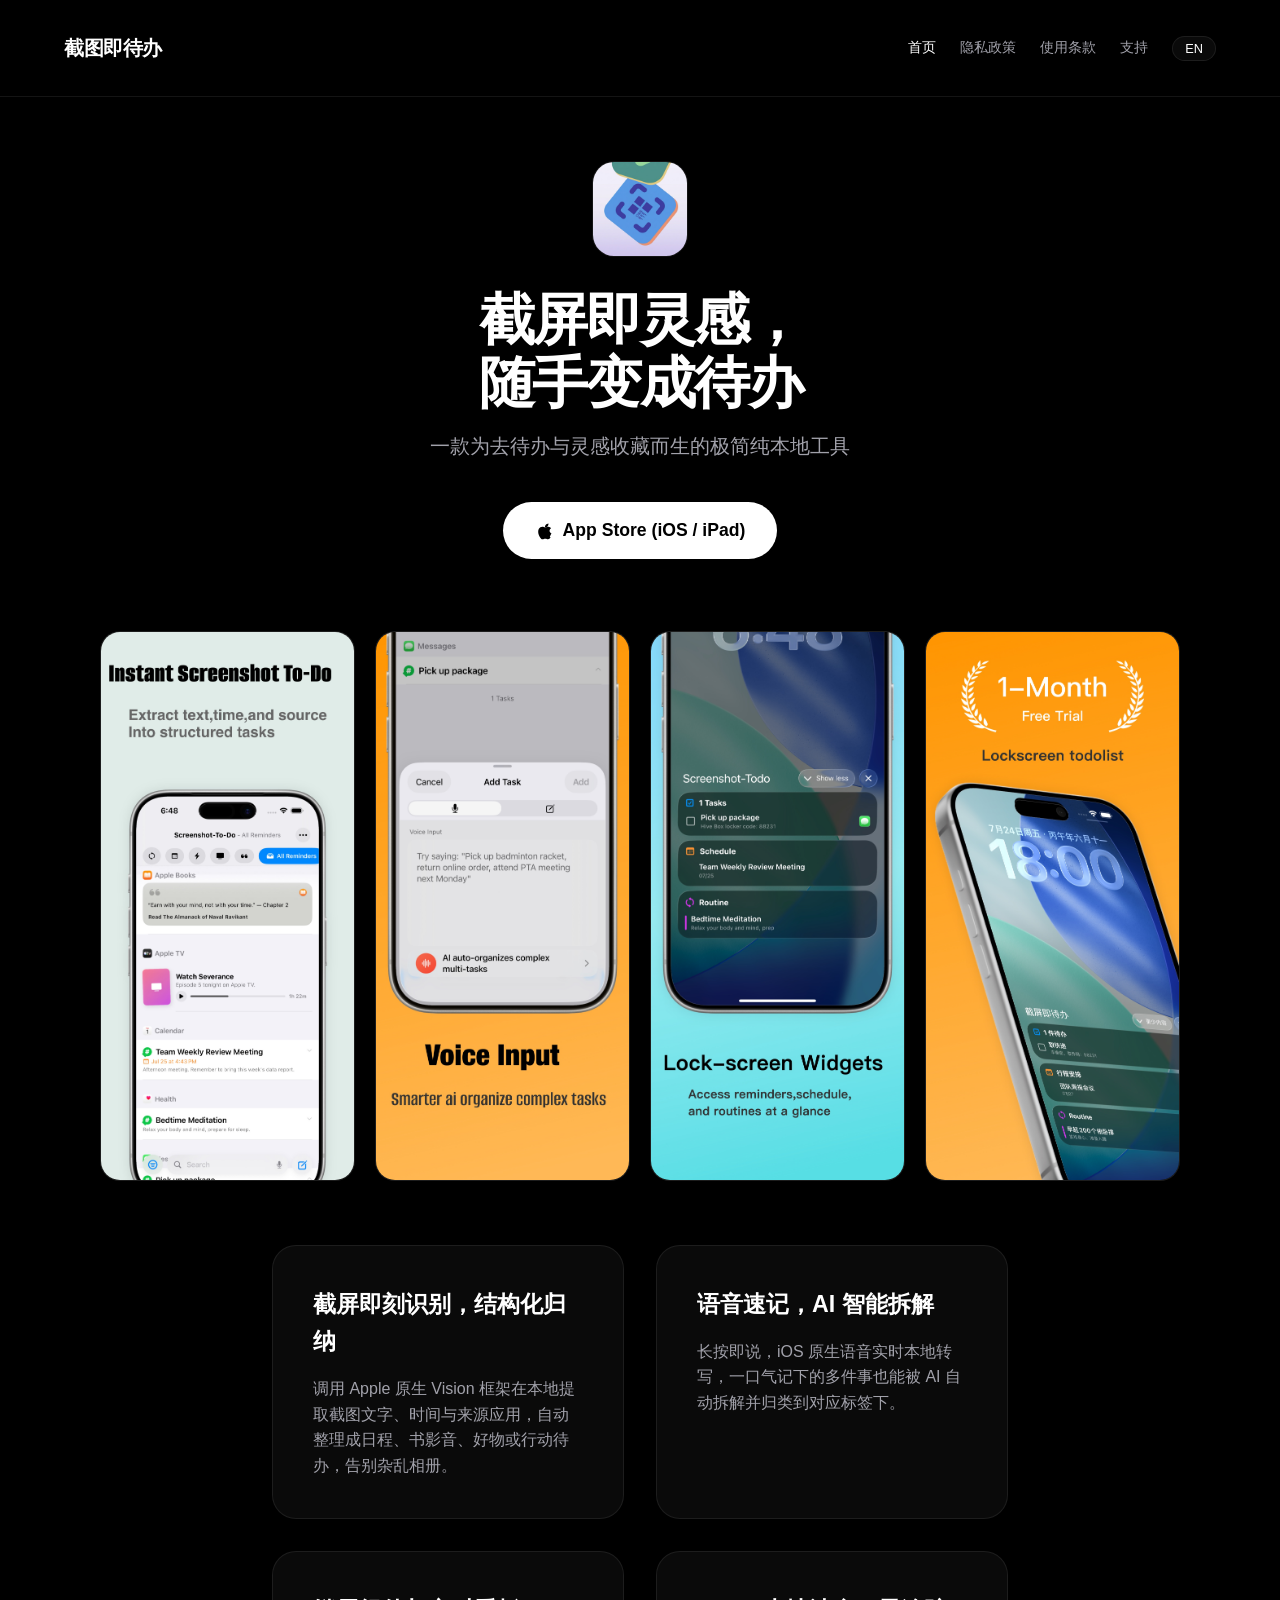
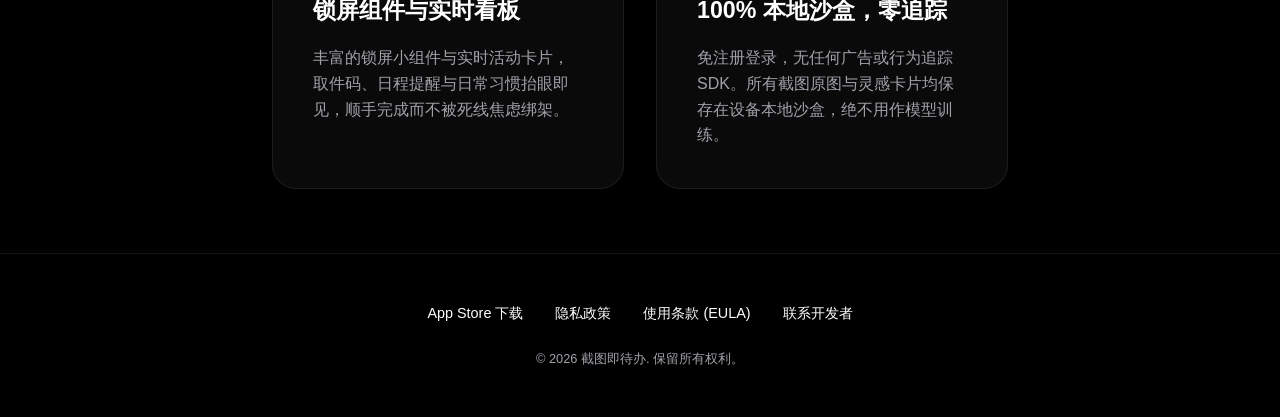
<file: index.html>
<!DOCTYPE html>
<html lang="zh-CN">
<head>
    <meta charset="UTF-8">
    <meta name="viewport" content="width=device-width, initial-scale=1.0">
    <meta name="theme-color" content="#000000">
    <meta name="apple-itunes-app" content="app-id=6780206676">
    <title>截图即待办 — 截屏即灵感，随手变成待办</title>
    <meta name="description" content="截图即待办 (ScreenshotTodo) 是一款为去待办与灵感收藏而生的极简纯本地 iOS 工具。Vision 本地 OCR 提取、语音速记 AI 归类、锁屏组件与 100% 本地沙盒隐私保护。">
    <link rel="icon" type="image/png" href="assets/app-icon.png">
    <link rel="apple-touch-icon" href="assets/app-icon.png">
    <link rel="stylesheet" href="home.css">
</head>
<body>
    <header>
        <a href="index.html" class="logo" data-zh-href="index.html" data-en-href="index_en.html">
            <span class="lang-zh">截图即待办</span>
            <span class="lang-en">ScreenshotTodo</span>
        </a>
        <nav>
            <a href="index.html" class="nav-link nav-home active" data-zh-href="index.html" data-en-href="index_en.html">
                <span class="lang-zh">首页</span>
                <span class="lang-en">Home</span>
            </a>
            <a href="privacy.html" class="nav-link" data-zh-href="privacy.html" data-en-href="privacy_en.html">
                <span class="lang-zh">隐私政策</span>
                <span class="lang-en">Privacy</span>
            </a>
            <a href="terms.html" class="nav-link" data-zh-href="terms.html" data-en-href="terms_en.html">
                <span class="lang-zh">使用条款</span>
                <span class="lang-en">Terms</span>
            </a>
            <a href="mailto:yebaihan@qq.com" class="nav-link">
                <span class="lang-zh">支持</span>
                <span class="lang-en">Support</span>
            </a>
            <button class="lang-toggle" onclick="toggleLanguage()" aria-label="Switch language">
                <span class="lang-zh">EN</span>
                <span class="lang-en">中文</span>
            </button>
        </nav>
    </header>

    <main>
        <section class="hero">
            <img class="app-icon" src="assets/app-icon.png" alt="ScreenshotTodo app icon">
            <h1>
                <span class="lang-zh">截屏即灵感，<br>随手变成待办</span>
                <span class="lang-en">Capture screenshots.<br>Turn ideas into action.</span>
            </h1>
            <p class="subtitle">
                <span class="lang-zh">一款为去待办与灵感收藏而生的极简纯本地工具</span>
                <span class="lang-en">A minimalist on-device vault for screenshots, voice notes &amp; smart tasks</span>
            </p>
            <div class="download-container">
                <a href="https://apps.apple.com/app/id6780206676" target="_blank" rel="noopener noreferrer" class="download-btn">
                    <svg width="20" height="20" viewBox="0 0 24 24" fill="currentColor" aria-hidden="true">
                        <path d="M18.71 19.5c-.83 1.24-1.71 2.45-3.05 2.47-1.34.03-1.77-.79-3.29-.79-1.53 0-2 .77-3.27.82-1.31.05-2.3-1.32-3.14-2.53C4.25 17 2.94 12.45 4.7 9.39c.87-1.52 2.43-2.48 4.12-2.51 1.28-.02 2.5.87 3.29.87.78 0 2.26-1.07 3.81-.91 1.65.17 2.75.92 3.4 1.84-2.73 1.5-2.22 5.09.43 6.13-.57 1.54-1.38 3.01-2.04 4.09z"/>
                        <path d="M15.11 6.19C15.82 5.3 16.29 4.09 16.16 2.87c-1.12.05-2.43.76-3.17 1.63-.66.77-1.22 2.01-1.07 3.2 1.24.1 2.47-.63 3.19-1.51z"/>
                    </svg>
                    <span class="lang-zh">App Store (iOS / iPad)</span>
                    <span class="lang-en">App Store (iOS / iPad)</span>
                </a>
            </div>
        </section>

        <section class="showcase" aria-label="App Screenshots">
            <div class="showcase-grid">
                <figure class="showcase-item">
                    <img src="assets/screenshots/screen-01.jpg" alt="Instant Screenshot To-Do" loading="eager">
                </figure>
                <figure class="showcase-item">
                    <img src="assets/screenshots/screen-02.jpg" alt="Voice Input and AI Organization" loading="lazy">
                </figure>
                <figure class="showcase-item">
                    <img src="assets/screenshots/screen-03.jpg" alt="Lock-screen Widgets" loading="lazy">
                </figure>
                <figure class="showcase-item">
                    <img src="assets/screenshots/screen-04.jpg" alt="1-Month Free Trial Lockscreen Todolist" loading="lazy">
                </figure>
            </div>
        </section>

        <section class="features">
            <div class="feature-card">
                <h3>
                    <span class="lang-zh">截屏即刻识别，结构化归纳</span>
                    <span class="lang-en">Instant Screenshot To-Do</span>
                </h3>
                <p>
                    <span class="lang-zh">调用 Apple 原生 Vision 框架在本地提取截图文字、时间与来源应用，自动整理成日程、书影音、好物或行动待办，告别杂乱相册。</span>
                    <span class="lang-en">Extracts text, dates, and source apps locally via Apple Vision OCR—turning screenshots into structured tasks and 12 curated inspiration vaults.</span>
                </p>
            </div>
            <div class="feature-card">
                <h3>
                    <span class="lang-zh">语音速记，AI 智能拆解</span>
                    <span class="lang-en">Voice Input &amp; AI Sorting</span>
                </h3>
                <p>
                    <span class="lang-zh">长按即说，iOS 原生语音实时本地转写，一口气记下的多件事也能被 AI 自动拆解并归类到对应标签下。</span>
                    <span class="lang-en">Dictate fleeting thoughts on-device with native Speech recognition and let AI automatically break down and organize multi-part tasks.</span>
                </p>
            </div>
            <div class="feature-card">
                <h3>
                    <span class="lang-zh">锁屏组件与实时看板</span>
                    <span class="lang-en">Lock-Screen Widgets</span>
                </h3>
                <p>
                    <span class="lang-zh">丰富的锁屏小组件与实时活动卡片，取件码、日程提醒与日常习惯抬眼即见，顺手完成而不被死线焦虑绑架。</span>
                    <span class="lang-en">Access reminders, schedules, and daily routines directly from your iOS Lock Screen and Live Activities at a glance.</span>
                </p>
            </div>
            <div class="feature-card">
                <h3>
                    <span class="lang-zh">100% 本地沙盒，零追踪</span>
                    <span class="lang-en">100% On-Device Privacy</span>
                </h3>
                <p>
                    <span class="lang-zh">免注册登录，无任何广告或行为追踪 SDK。所有截图原图与灵感卡片均保存在设备本地沙盒，绝不用作模型训练。</span>
                    <span class="lang-en">Zero accounts, zero trackers, and zero ad SDKs. Screenshots and cards stay strictly inside your device sandbox and are never used for AI training.</span>
                </p>
            </div>
        </section>
    </main>

    <footer>
        <div class="footer-links">
            <a href="https://apps.apple.com/app/id6780206676" target="_blank" rel="noopener noreferrer">
                <span class="lang-zh">App Store 下载</span>
                <span class="lang-en">App Store</span>
            </a>
            <a href="privacy.html" data-zh-href="privacy.html" data-en-href="privacy_en.html">
                <span class="lang-zh">隐私政策</span>
                <span class="lang-en">Privacy Policy</span>
            </a>
            <a href="terms.html" data-zh-href="terms.html" data-en-href="terms_en.html">
                <span class="lang-zh">使用条款 (EULA)</span>
                <span class="lang-en">Terms of Use (EULA)</span>
            </a>
            <a href="mailto:yebaihan@qq.com">
                <span class="lang-zh">联系开发者</span>
                <span class="lang-en">Support</span>
            </a>
        </div>
        <div class="copyright">
            <span class="lang-zh">&copy; 2026 截图即待办. 保留所有权利。</span>
            <span class="lang-en">&copy; 2026 ScreenshotTodo. All rights reserved.</span>
        </div>
    </footer>

    <script>
        function syncLangLinks(isEn) {
            document.documentElement.lang = isEn ? 'en' : 'zh-CN';
            document.title = isEn
                ? 'ScreenshotTodo — Capture screenshots. Turn ideas into action.'
                : '截图即待办 — 截屏即灵感，随手变成待办';
            document.querySelectorAll('a[data-zh-href][data-en-href]').forEach(function (el) {
                el.setAttribute('href', isEn ? el.dataset.enHref : el.dataset.zhHref);
            });
        }

        function toggleLanguage() {
            var isEn = document.body.classList.toggle('show-en');
            localStorage.setItem('lang', isEn ? 'en' : 'zh');
            syncLangLinks(isEn);
        }

        (function () {
            var saved = localStorage.getItem('lang');
            if (saved === 'en') {
                document.body.classList.add('show-en');
            }
            syncLangLinks(document.body.classList.contains('show-en'));
        })();
    </script>
</body>
</html>
</file>
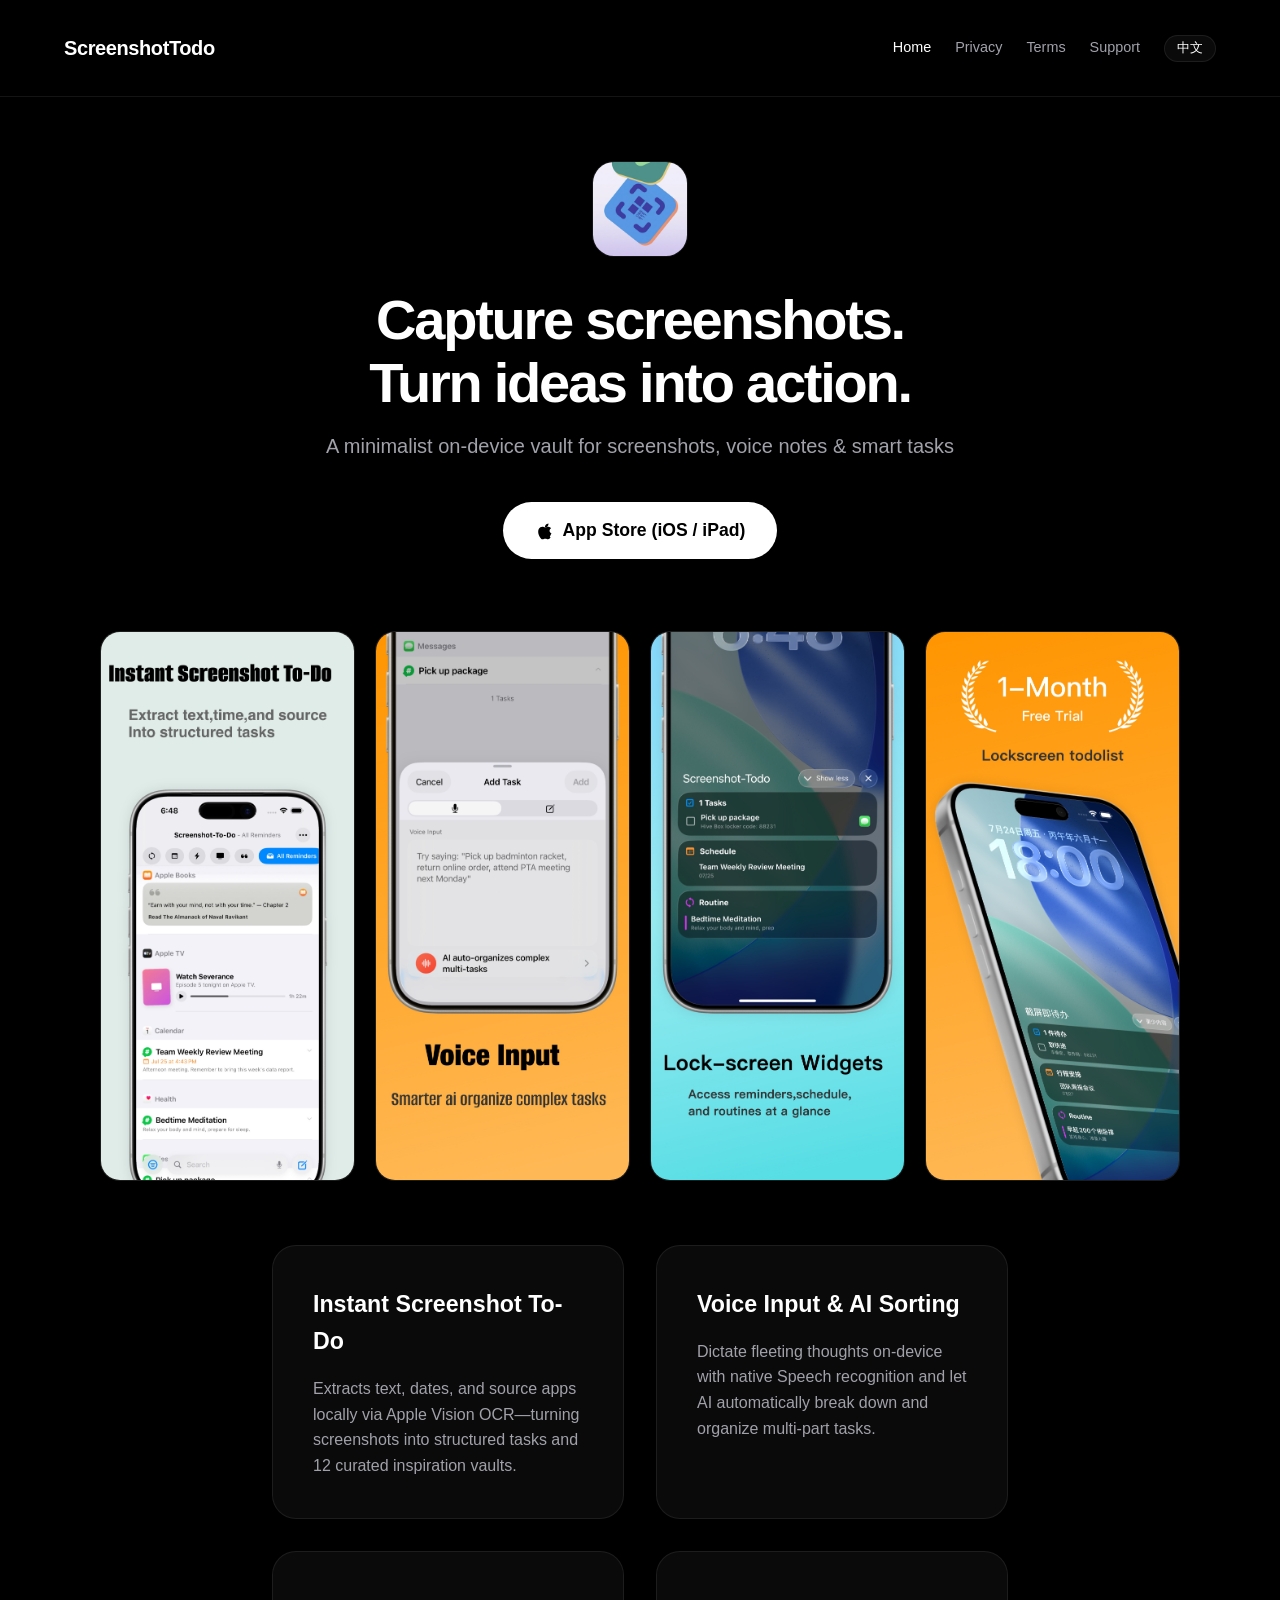
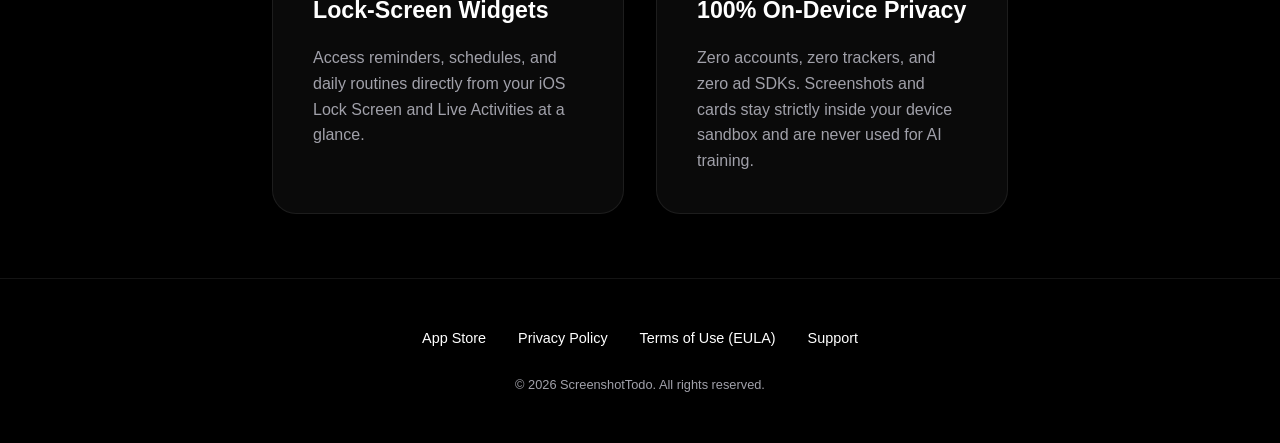
<file: index_en.html>
<!DOCTYPE html>
<html lang="en">
<head>
    <meta charset="UTF-8">
    <meta name="viewport" content="width=device-width, initial-scale=1.0">
    <meta name="theme-color" content="#000000">
    <meta name="apple-itunes-app" content="app-id=6780206676">
    <title>ScreenshotTodo — Capture screenshots. Turn ideas into action.</title>
    <meta name="description" content="ScreenshotTodo is a minimalist on-device iOS utility that turns screenshots and voice thoughts into structured tasks and inspiration vaults—100% local privacy.">
    <link rel="icon" type="image/png" href="assets/app-icon.png">
    <link rel="apple-touch-icon" href="assets/app-icon.png">
    <link rel="stylesheet" href="home.css">
</head>
<body class="show-en">
    <header>
        <a href="index_en.html" class="logo" data-zh-href="index.html" data-en-href="index_en.html">
            <span class="lang-zh">截图即待办</span>
            <span class="lang-en">ScreenshotTodo</span>
        </a>
        <nav>
            <a href="index_en.html" class="nav-link nav-home active" data-zh-href="index.html" data-en-href="index_en.html">
                <span class="lang-zh">首页</span>
                <span class="lang-en">Home</span>
            </a>
            <a href="privacy_en.html" class="nav-link" data-zh-href="privacy.html" data-en-href="privacy_en.html">
                <span class="lang-zh">隐私政策</span>
                <span class="lang-en">Privacy</span>
            </a>
            <a href="terms_en.html" class="nav-link" data-zh-href="terms.html" data-en-href="terms_en.html">
                <span class="lang-zh">使用条款</span>
                <span class="lang-en">Terms</span>
            </a>
            <a href="mailto:yebaihan@qq.com" class="nav-link">
                <span class="lang-zh">支持</span>
                <span class="lang-en">Support</span>
            </a>
            <button class="lang-toggle" onclick="toggleLanguage()" aria-label="Switch language">
                <span class="lang-zh">EN</span>
                <span class="lang-en">中文</span>
            </button>
        </nav>
    </header>

    <main>
        <section class="hero">
            <img class="app-icon" src="assets/app-icon.png" alt="ScreenshotTodo app icon">
            <h1>
                <span class="lang-zh">截屏即灵感，<br>随手变成待办</span>
                <span class="lang-en">Capture screenshots.<br>Turn ideas into action.</span>
            </h1>
            <p class="subtitle">
                <span class="lang-zh">一款为去待办与灵感收藏而生的极简纯本地工具</span>
                <span class="lang-en">A minimalist on-device vault for screenshots, voice notes &amp; smart tasks</span>
            </p>
            <div class="download-container">
                <a href="https://apps.apple.com/app/id6780206676" target="_blank" rel="noopener noreferrer" class="download-btn">
                    <svg width="20" height="20" viewBox="0 0 24 24" fill="currentColor" aria-hidden="true">
                        <path d="M18.71 19.5c-.83 1.24-1.71 2.45-3.05 2.47-1.34.03-1.77-.79-3.29-.79-1.53 0-2 .77-3.27.82-1.31.05-2.3-1.32-3.14-2.53C4.25 17 2.94 12.45 4.7 9.39c.87-1.52 2.43-2.48 4.12-2.51 1.28-.02 2.5.87 3.29.87.78 0 2.26-1.07 3.81-.91 1.65.17 2.75.92 3.4 1.84-2.73 1.5-2.22 5.09.43 6.13-.57 1.54-1.38 3.01-2.04 4.09z"/>
                        <path d="M15.11 6.19C15.82 5.3 16.29 4.09 16.16 2.87c-1.12.05-2.43.76-3.17 1.63-.66.77-1.22 2.01-1.07 3.2 1.24.1 2.47-.63 3.19-1.51z"/>
                    </svg>
                    <span class="lang-zh">App Store (iOS / iPad)</span>
                    <span class="lang-en">App Store (iOS / iPad)</span>
                </a>
            </div>
        </section>

        <section class="showcase" aria-label="App Screenshots">
            <div class="showcase-grid">
                <figure class="showcase-item">
                    <img src="assets/screenshots/screen-01.jpg" alt="Instant Screenshot To-Do" loading="eager">
                </figure>
                <figure class="showcase-item">
                    <img src="assets/screenshots/screen-02.jpg" alt="Voice Input and AI Organization" loading="lazy">
                </figure>
                <figure class="showcase-item">
                    <img src="assets/screenshots/screen-03.jpg" alt="Lock-screen Widgets" loading="lazy">
                </figure>
                <figure class="showcase-item">
                    <img src="assets/screenshots/screen-04.jpg" alt="1-Month Free Trial Lockscreen Todolist" loading="lazy">
                </figure>
            </div>
        </section>

        <section class="features">
            <div class="feature-card">
                <h3>
                    <span class="lang-zh">截屏即刻识别，结构化归纳</span>
                    <span class="lang-en">Instant Screenshot To-Do</span>
                </h3>
                <p>
                    <span class="lang-zh">调用 Apple 原生 Vision 框架在本地提取截图文字、时间与来源应用，自动整理成日程、书影音、好物或行动待办，告别杂乱相册。</span>
                    <span class="lang-en">Extracts text, dates, and source apps locally via Apple Vision OCR—turning screenshots into structured tasks and 12 curated inspiration vaults.</span>
                </p>
            </div>
            <div class="feature-card">
                <h3>
                    <span class="lang-zh">语音速记，AI 智能拆解</span>
                    <span class="lang-en">Voice Input &amp; AI Sorting</span>
                </h3>
                <p>
                    <span class="lang-zh">长按即说，iOS 原生语音实时本地转写，一口气记下的多件事也能被 AI 自动拆解并归类到对应标签下。</span>
                    <span class="lang-en">Dictate fleeting thoughts on-device with native Speech recognition and let AI automatically break down and organize multi-part tasks.</span>
                </p>
            </div>
            <div class="feature-card">
                <h3>
                    <span class="lang-zh">锁屏组件与实时看板</span>
                    <span class="lang-en">Lock-Screen Widgets</span>
                </h3>
                <p>
                    <span class="lang-zh">丰富的锁屏小组件与实时活动卡片，取件码、日程提醒与日常习惯抬眼即见，顺手完成而不被死线焦虑绑架。</span>
                    <span class="lang-en">Access reminders, schedules, and daily routines directly from your iOS Lock Screen and Live Activities at a glance.</span>
                </p>
            </div>
            <div class="feature-card">
                <h3>
                    <span class="lang-zh">100% 本地沙盒，零追踪</span>
                    <span class="lang-en">100% On-Device Privacy</span>
                </h3>
                <p>
                    <span class="lang-zh">免注册登录，无任何广告或行为追踪 SDK。所有截图原图与灵感卡片均保存在设备本地沙盒，绝不用作模型训练。</span>
                    <span class="lang-en">Zero accounts, zero trackers, and zero ad SDKs. Screenshots and cards stay strictly inside your device sandbox and are never used for AI training.</span>
                </p>
            </div>
        </section>
    </main>

    <footer>
        <div class="footer-links">
            <a href="https://apps.apple.com/app/id6780206676" target="_blank" rel="noopener noreferrer">
                <span class="lang-zh">App Store 下载</span>
                <span class="lang-en">App Store</span>
            </a>
            <a href="privacy_en.html" data-zh-href="privacy.html" data-en-href="privacy_en.html">
                <span class="lang-zh">隐私政策</span>
                <span class="lang-en">Privacy Policy</span>
            </a>
            <a href="terms_en.html" data-zh-href="terms.html" data-en-href="terms_en.html">
                <span class="lang-zh">使用条款 (EULA)</span>
                <span class="lang-en">Terms of Use (EULA)</span>
            </a>
            <a href="mailto:yebaihan@qq.com">
                <span class="lang-zh">联系开发者</span>
                <span class="lang-en">Support</span>
            </a>
        </div>
        <div class="copyright">
            <span class="lang-zh">&copy; 2026 截图即待办. 保留所有权利。</span>
            <span class="lang-en">&copy; 2026 ScreenshotTodo. All rights reserved.</span>
        </div>
    </footer>

    <script>
        function syncLangLinks(isEn) {
            document.documentElement.lang = isEn ? 'en' : 'zh-CN';
            document.title = isEn
                ? 'ScreenshotTodo — Capture screenshots. Turn ideas into action.'
                : '截图即待办 — 截屏即灵感，随手变成待办';
            document.querySelectorAll('a[data-zh-href][data-en-href]').forEach(function (el) {
                el.setAttribute('href', isEn ? el.dataset.enHref : el.dataset.zhHref);
            });
        }

        function toggleLanguage() {
            var isEn = document.body.classList.toggle('show-en');
            localStorage.setItem('lang', isEn ? 'en' : 'zh');
            syncLangLinks(isEn);
        }

        (function () {
            var saved = localStorage.getItem('lang');
            if (saved === 'zh') {
                document.body.classList.remove('show-en');
            }
            syncLangLinks(document.body.classList.contains('show-en'));
        })();
    </script>
</body>
</html>
</file>
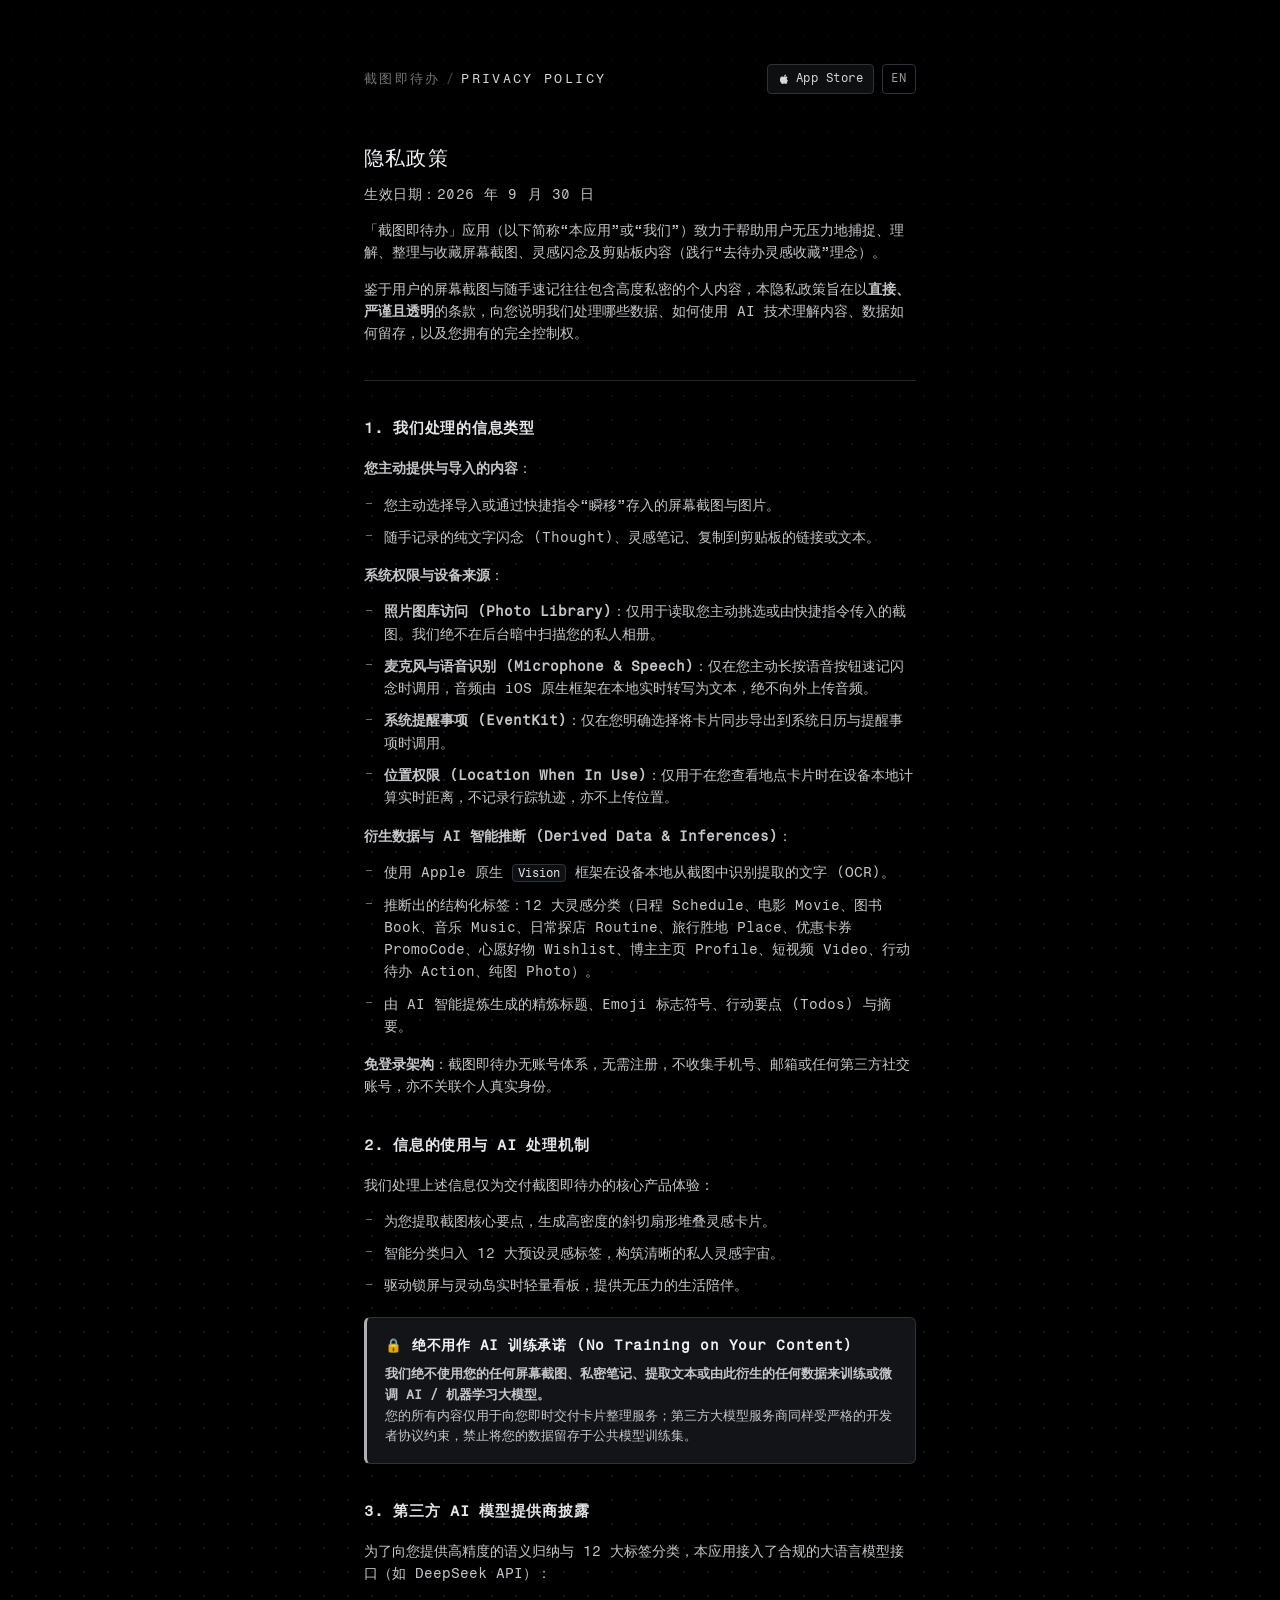
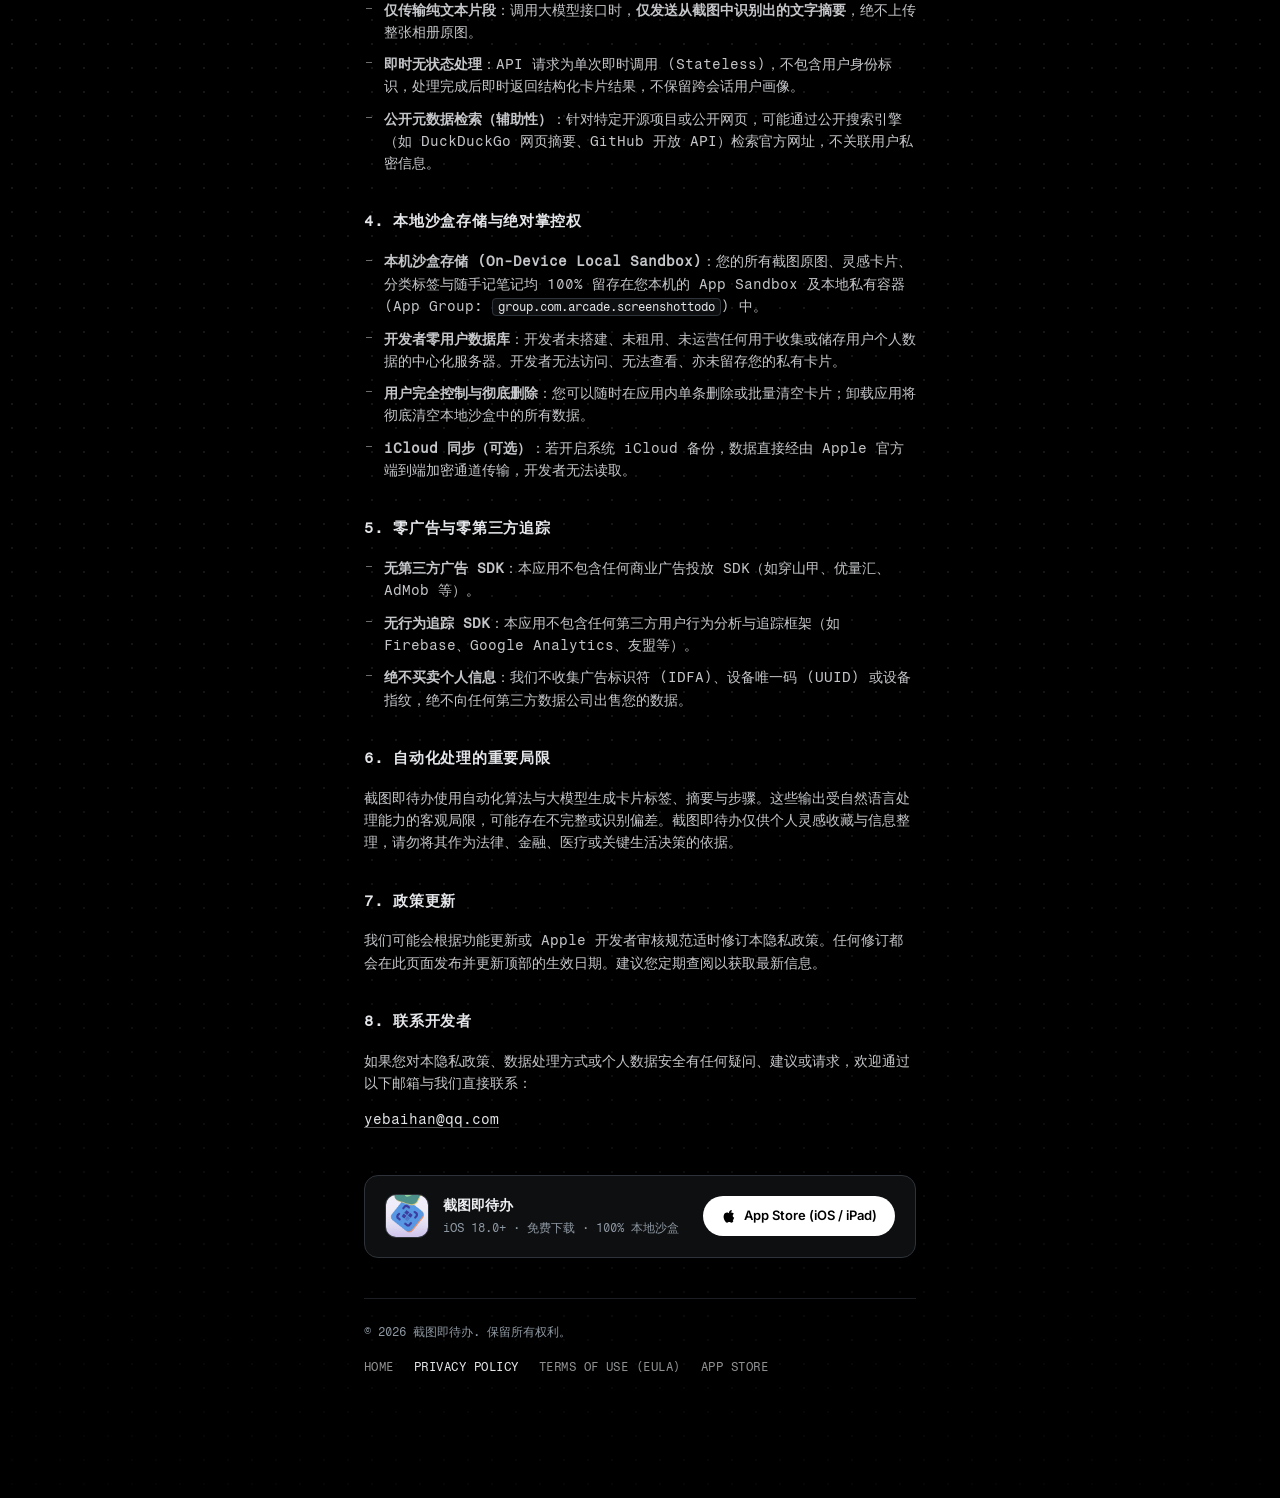
<file: privacy.html>
<!DOCTYPE html>
<html lang="zh-CN">
<head>
  <meta charset="UTF-8">
  <meta name="viewport" content="width=device-width, initial-scale=1.0">
  <meta name="theme-color" content="#000000">
  <meta name="apple-itunes-app" content="app-id=6780206676">
  <title>隐私政策 — 截图即待办</title>
  <meta name="description" content="截图即待办官方隐私政策。深度借鉴 Pool 合规标准：了解截图即待办如何处理您的屏幕截图、文本闪念、AI 智能归类与本地沙盒存储，含绝不用作模型训练承诺与零第三方追踪。">
  <link rel="icon" href="assets/app-icon.png">
  <link rel="stylesheet" href="pool.css">
</head>
<body>

<div class="dotted-bg">
  <div class="page">

    <!-- Header & Language Switch -->
    <div class="header-row">
      <p class="crumb"><a href="index.html">截图即待办</a><span class="sep">/</span>PRIVACY POLICY</p>
      <div class="header-actions">
        <a class="appstore-pill" href="https://apps.apple.com/app/id6780206676" target="_blank" rel="noopener noreferrer">
          <svg viewBox="0 0 24 24" fill="currentColor" aria-hidden="true">
            <path d="M18.71 19.5c-.83 1.24-1.71 2.45-3.05 2.47-1.34.03-1.77-.79-3.29-.79-1.53 0-2 .77-3.27.82-1.31.05-2.3-1.32-3.14-2.53C4.25 17 2.94 12.45 4.7 9.39c.87-1.52 2.43-2.48 4.12-2.51 1.28-.02 2.5.87 3.29.87.78 0 2.26-1.07 3.81-.91 1.65.17 2.75.92 3.4 1.84-2.73 1.5-2.22 5.09.43 6.13-.57 1.54-1.38 3.01-2.04 4.09z"/>
            <path d="M15.11 6.19C15.82 5.3 16.29 4.09 16.16 2.87c-1.12.05-2.43.76-3.17 1.63-.66.77-1.22 2.01-1.07 3.2 1.24.1 2.47-.63 3.19-1.51z"/>
          </svg>
          <span>App Store</span>
        </a>
        <div class="lang-switch">
          <a href="privacy_en.html">EN</a>
        </div>
      </div>
    </div>

    <!-- Title & Effective Date -->
    <div class="section">
      <h1 class="page-title">隐私政策</h1>
      <p class="note">生效日期：2026 年 9 月 30 日</p>
      <p>「截图即待办」应用（以下简称“本应用”或“我们”）致力于帮助用户无压力地捕捉、理解、整理与收藏屏幕截图、灵感闪念及剪贴板内容（践行“去待办灵感收藏”理念）。</p>
      <p>鉴于用户的屏幕截图与随手速记往往包含高度私密的个人内容，本隐私政策旨在以<b>直接、严谨且透明</b>的条款，向您说明我们处理哪些数据、如何使用 AI 技术理解内容、数据如何留存，以及您拥有的完全控制权。</p>
    </div>

    <hr class="rule">

    <!-- Section 1 -->
    <div class="section">
      <h2>1. 我们处理的信息类型</h2>
      <p><b>您主动提供与导入的内容</b>：</p>
      <ul>
        <li>您主动选择导入或通过快捷指令“瞬移”存入的屏幕截图与图片。</li>
        <li>随手记录的纯文字闪念 (Thought)、灵感笔记、复制到剪贴板的链接或文本。</li>
      </ul>

      <p><b>系统权限与设备来源</b>：</p>
      <ul>
        <li><b>照片图库访问 (Photo Library)</b>：仅用于读取您主动挑选或由快捷指令传入的截图。我们绝不在后台暗中扫描您的私人相册。</li>
        <li><b>麦克风与语音识别 (Microphone &amp; Speech)</b>：仅在您主动长按语音按钮速记闪念时调用，音频由 iOS 原生框架在本地实时转写为文本，绝不向外上传音频。</li>
        <li><b>系统提醒事项 (EventKit)</b>：仅在您明确选择将卡片同步导出到系统日历与提醒事项时调用。</li>
        <li><b>位置权限 (Location When In Use)</b>：仅用于在您查看地点卡片时在设备本地计算实时距离，不记录行踪轨迹，亦不上传位置。</li>
      </ul>

      <p><b>衍生数据与 AI 智能推断 (Derived Data &amp; Inferences)</b>：</p>
      <ul>
        <li>使用 Apple 原生 <code>Vision</code> 框架在设备本地从截图中识别提取的文字 (OCR)。</li>
        <li>推断出的结构化标签：12 大灵感分类（日程 Schedule、电影 Movie、图书 Book、音乐 Music、日常探店 Routine、旅行胜地 Place、优惠卡券 PromoCode、心愿好物 Wishlist、博主主页 Profile、短视频 Video、行动待办 Action、纯图 Photo）。</li>
        <li>由 AI 智能提炼生成的精炼标题、Emoji 标志符号、行动要点 (Todos) 与摘要。</li>
      </ul>

      <p><b>免登录架构</b>：截图即待办无账号体系，无需注册，不收集手机号、邮箱或任何第三方社交账号，亦不关联个人真实身份。</p>
    </div>

    <!-- Section 2 -->
    <div class="section">
      <h2>2. 信息的使用与 AI 处理机制</h2>
      <p>我们处理上述信息仅为交付截图即待办的核心产品体验：</p>
      <ul>
        <li>为您提取截图核心要点，生成高密度的斜切扇形堆叠灵感卡片。</li>
        <li>智能分类归入 12 大预设灵感标签，构筑清晰的私人灵感宇宙。</li>
        <li>驱动锁屏与灵动岛实时轻量看板，提供无压力的生活陪伴。</li>
      </ul>

      <!-- Pool-style Callout -->
      <div class="callout-box">
        <h4>🔒 绝不用作 AI 训练承诺 (No Training on Your Content)</h4>
        <p><b>我们绝不使用您的任何屏幕截图、私密笔记、提取文本或由此衍生的任何数据来训练或微调 AI / 机器学习大模型。</b><br>
        您的所有内容仅用于向您即时交付卡片整理服务；第三方大模型服务商同样受严格的开发者协议约束，禁止将您的数据留存于公共模型训练集。</p>
      </div>
    </div>

    <!-- Section 3 -->
    <div class="section">
      <h2>3. 第三方 AI 模型提供商披露</h2>
      <p>为了向您提供高精度的语义归纳与 12 大标签分类，本应用接入了合规的大语言模型接口（如 DeepSeek API）：</p>
      <ul>
        <li><b>仅传输纯文本片段</b>：调用大模型接口时，<b>仅发送从截图中识别出的文字摘要</b>，绝不上传整张相册原图。</li>
        <li><b>即时无状态处理</b>：API 请求为单次即时调用 (Stateless)，不包含用户身份标识，处理完成后即时返回结构化卡片结果，不保留跨会话用户画像。</li>
        <li><b>公开元数据检索（辅助性）</b>：针对特定开源项目或公开网页，可能通过公开搜索引擎（如 DuckDuckGo 网页摘要、GitHub 开放 API）检索官方网址，不关联用户私密信息。</li>
      </ul>
    </div>

    <!-- Section 4 -->
    <div class="section">
      <h2>4. 本地沙盒存储与绝对掌控权</h2>
      <ul>
        <li><b>本机沙盒存储 (On-Device Local Sandbox)</b>：您的所有截图原图、灵感卡片、分类标签与随手记笔记均 100% 留存在您本机的 App Sandbox 及本地私有容器 (App Group: <code>group.com.arcade.screenshottodo</code>) 中。</li>
        <li><b>开发者零用户数据库</b>：开发者未搭建、未租用、未运营任何用于收集或储存用户个人数据的中心化服务器。开发者无法访问、无法查看、亦未留存您的私有卡片。</li>
        <li><b>用户完全控制与彻底删除</b>：您可以随时在应用内单条删除或批量清空卡片；卸载应用将彻底清空本地沙盒中的所有数据。</li>
        <li><b>iCloud 同步（可选）</b>：若开启系统 iCloud 备份，数据直接经由 Apple 官方端到端加密通道传输，开发者无法读取。</li>
      </ul>
    </div>

    <!-- Section 5 -->
    <div class="section">
      <h2>5. 零广告与零第三方追踪</h2>
      <ul>
        <li><b>无第三方广告 SDK</b>：本应用不包含任何商业广告投放 SDK（如穿山甲、优量汇、AdMob 等）。</li>
        <li><b>无行为追踪 SDK</b>：本应用不包含任何第三方用户行为分析与追踪框架（如 Firebase、Google Analytics、友盟等）。</li>
        <li><b>绝不买卖个人信息</b>：我们不收集广告标识符 (IDFA)、设备唯一码 (UUID) 或设备指纹，绝不向任何第三方数据公司出售您的数据。</li>
      </ul>
    </div>

    <!-- Section 6 -->
    <div class="section">
      <h2>6. 自动化处理的重要局限</h2>
      <p>截图即待办使用自动化算法与大模型生成卡片标签、摘要与步骤。这些输出受自然语言处理能力的客观局限，可能存在不完整或识别偏差。截图即待办仅供个人灵感收藏与信息整理，请勿将其作为法律、金融、医疗或关键生活决策的依据。</p>
    </div>

    <!-- Section 7 -->
    <div class="section">
      <h2>7. 政策更新</h2>
      <p>我们可能会根据功能更新或 Apple 开发者审核规范适时修订本隐私政策。任何修订都会在此页面发布并更新顶部的生效日期。建议您定期查阅以获取最新信息。</p>
    </div>

    <!-- Section 8 -->
    <div class="section">
      <h2>8. 联系开发者</h2>
      <p>如果您对本隐私政策、数据处理方式或个人数据安全有任何疑问、建议或请求，欢迎通过以下邮箱与我们直接联系：</p>
      <p><a href="mailto:yebaihan@qq.com">yebaihan@qq.com</a></p>
    </div>

    <!-- App Store Download Card -->
    <div class="cta-card">
      <div class="cta-meta">
        <img class="cta-icon" src="assets/app-icon.png" alt="截图即待办图标">
        <div>
          <p class="cta-title">截图即待办</p>
          <p class="cta-sub">iOS 18.0+ · 免费下载 · 100% 本地沙盒</p>
        </div>
      </div>
      <a class="pill-btn-primary" href="https://apps.apple.com/app/id6780206676" target="_blank" rel="noopener noreferrer">
        <svg width="16" height="16" viewBox="0 0 24 24" fill="currentColor" aria-hidden="true">
          <path d="M18.71 19.5c-.83 1.24-1.71 2.45-3.05 2.47-1.34.03-1.77-.79-3.29-.79-1.53 0-2 .77-3.27.82-1.31.05-2.3-1.32-3.14-2.53C4.25 17 2.94 12.45 4.7 9.39c.87-1.52 2.43-2.48 4.12-2.51 1.28-.02 2.5.87 3.29.87.78 0 2.26-1.07 3.81-.91 1.65.17 2.75.92 3.4 1.84-2.73 1.5-2.22 5.09.43 6.13-.57 1.54-1.38 3.01-2.04 4.09z"/>
          <path d="M15.11 6.19C15.82 5.3 16.29 4.09 16.16 2.87c-1.12.05-2.43.76-3.17 1.63-.66.77-1.22 2.01-1.07 3.2 1.24.1 2.47-.63 3.19-1.51z"/>
        </svg>
        <span>App Store (iOS / iPad)</span>
      </a>
    </div>

    <!-- Footer Nav -->
    <div class="footer-nav">
      <div class="footer-copy">© 2026 截图即待办. 保留所有权利。</div>
      <div class="footer-links">
        <a href="index.html">HOME</a>
        <a href="privacy.html" aria-current="page">PRIVACY POLICY</a>
        <a href="terms.html">TERMS OF USE (EULA)</a>
        <a href="https://apps.apple.com/app/id6780206676" target="_blank" rel="noopener noreferrer">APP STORE</a>
      </div>
    </div>

  </div>
</div>

</body>
</html>
</file>
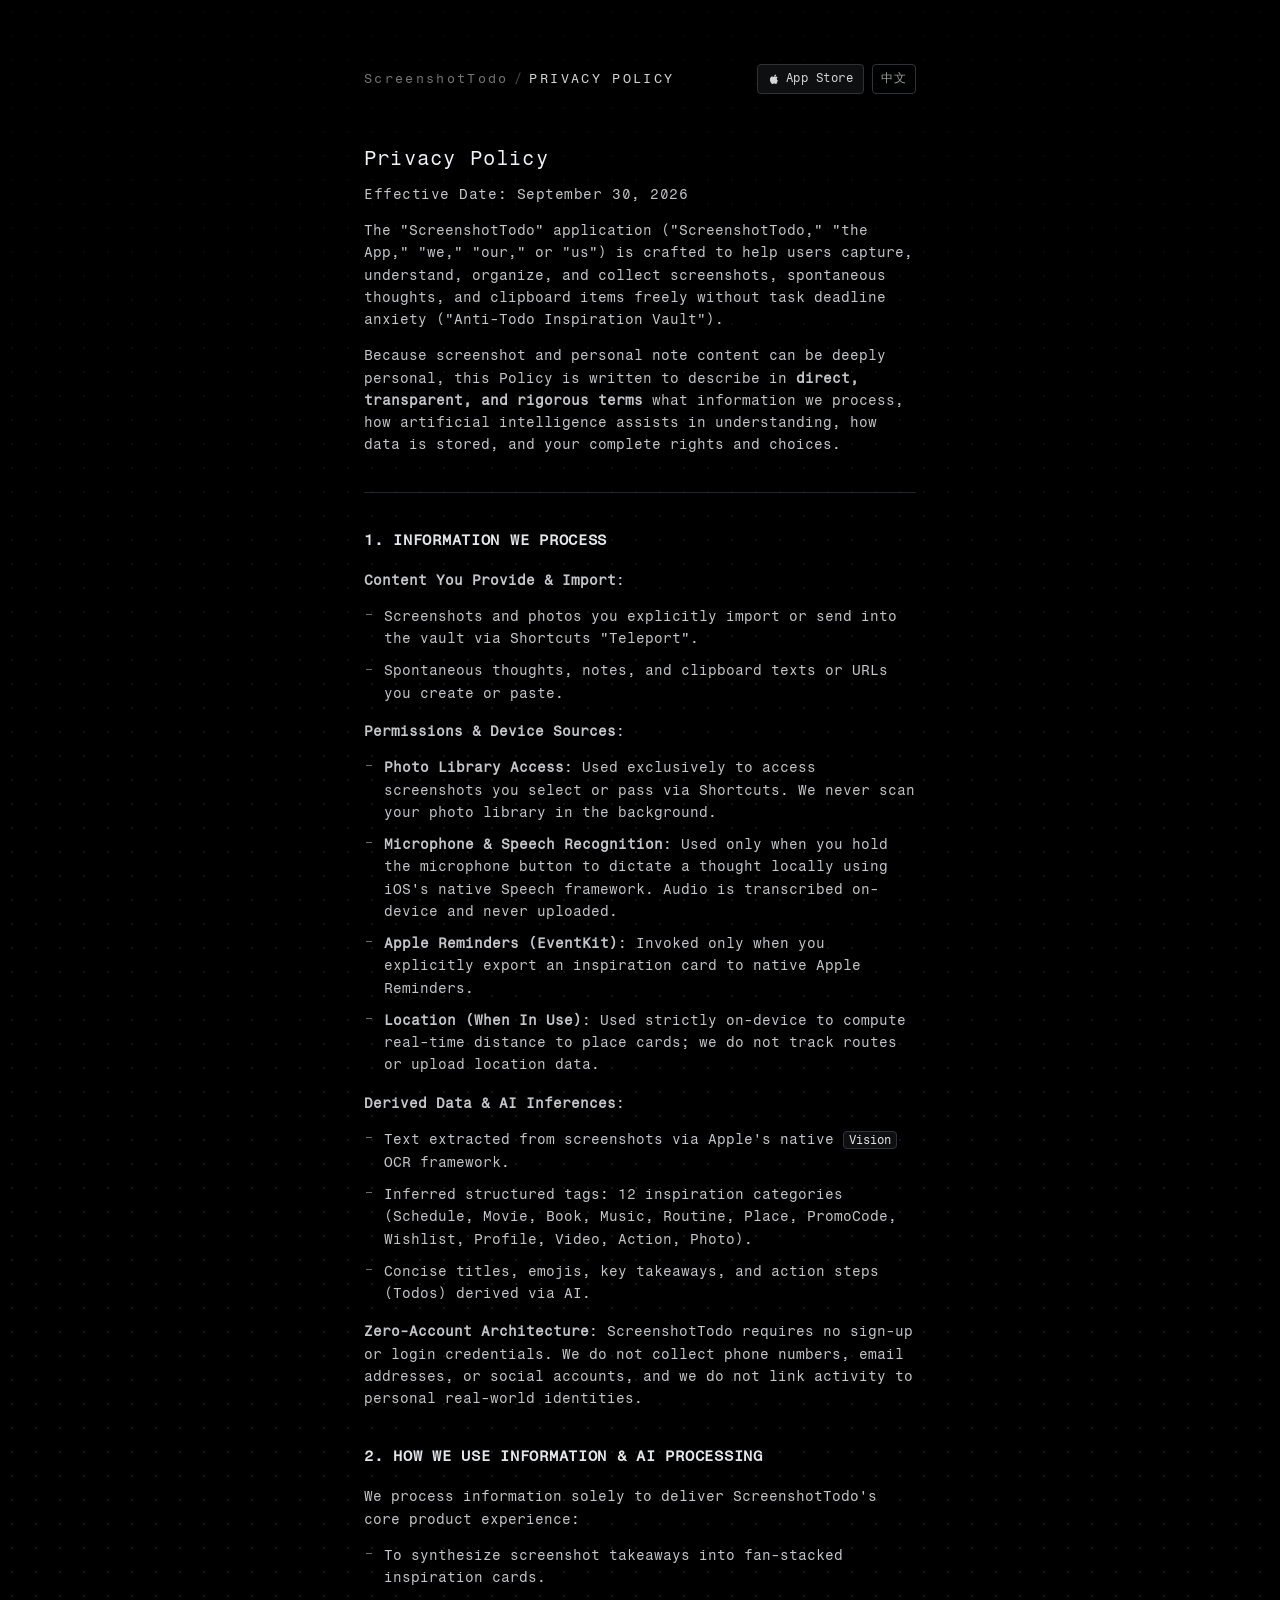
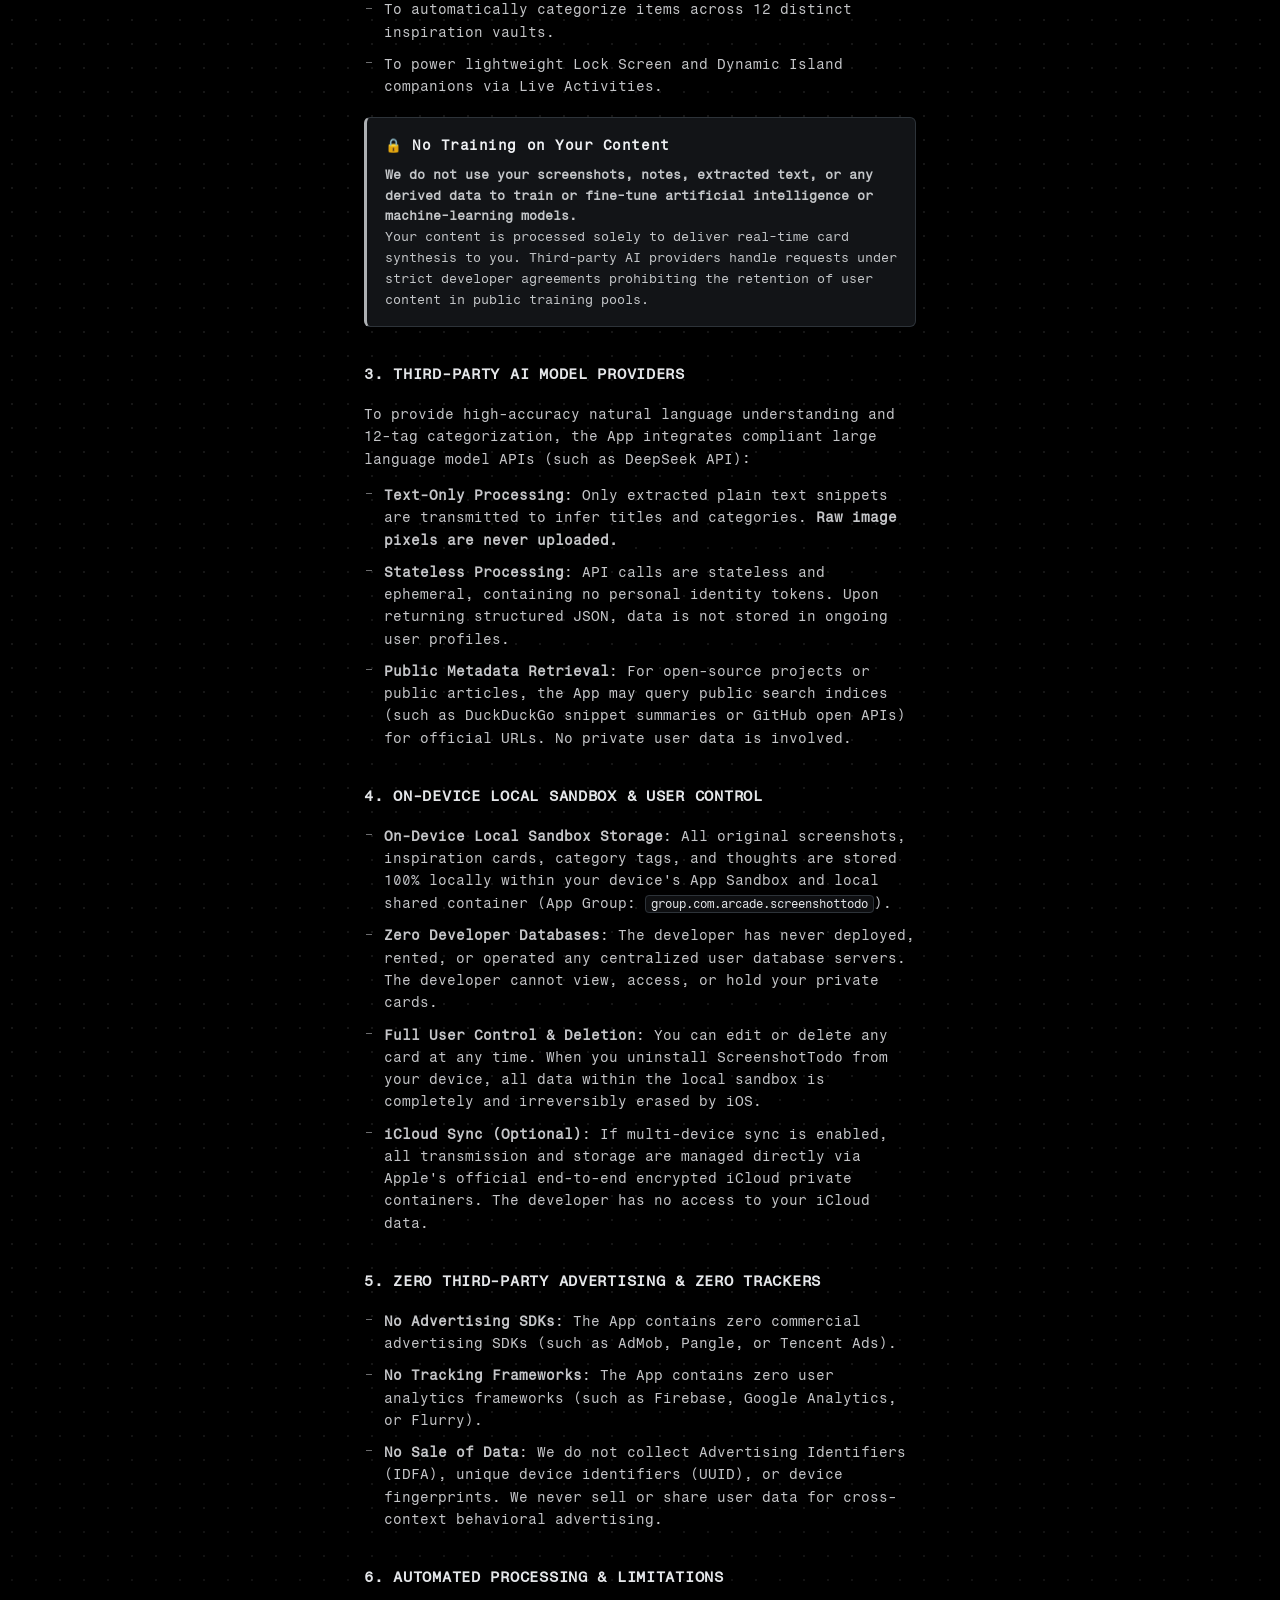
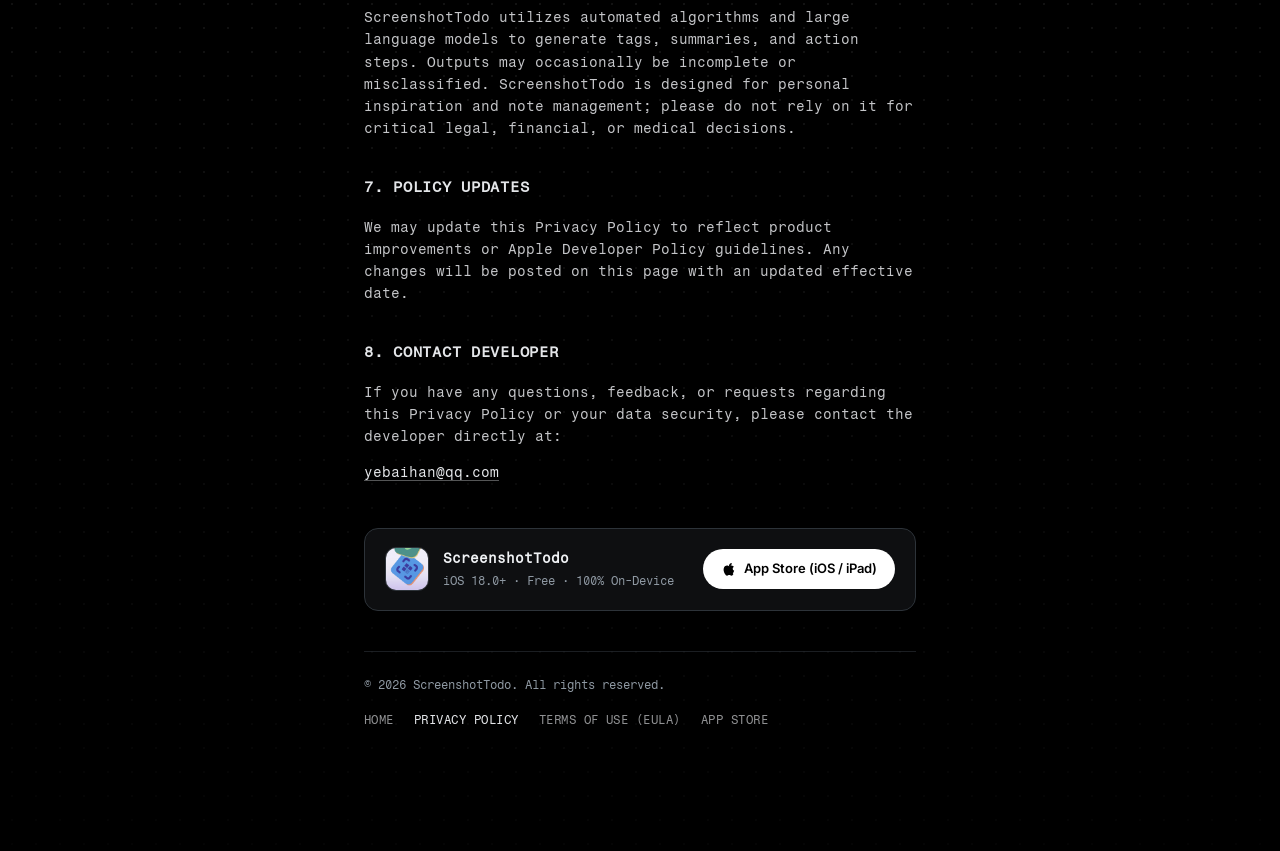
<file: privacy_en.html>
<!DOCTYPE html>
<html lang="en">
<head>
  <meta charset="UTF-8">
  <meta name="viewport" content="width=device-width, initial-scale=1.0">
  <meta name="theme-color" content="#000000">
  <meta name="apple-itunes-app" content="app-id=6780206676">
  <title>Privacy Policy — ScreenshotTodo</title>
  <meta name="description" content="ScreenshotTodo Official Privacy Policy. Modeled on Pool.day compliance standards: How ScreenshotTodo handles screenshots, thoughts, and AI inferences with on-device sandbox storage, no model training, and zero tracking.">
  <link rel="icon" href="assets/app-icon.png">
  <link rel="stylesheet" href="pool.css">
</head>
<body>

<div class="dotted-bg">
  <div class="page">

    <!-- Header & Language Switch -->
    <div class="header-row">
      <p class="crumb"><a href="index_en.html">ScreenshotTodo</a><span class="sep">/</span>PRIVACY POLICY</p>
      <div class="header-actions">
        <a class="appstore-pill" href="https://apps.apple.com/app/id6780206676" target="_blank" rel="noopener noreferrer">
          <svg viewBox="0 0 24 24" fill="currentColor" aria-hidden="true">
            <path d="M18.71 19.5c-.83 1.24-1.71 2.45-3.05 2.47-1.34.03-1.77-.79-3.29-.79-1.53 0-2 .77-3.27.82-1.31.05-2.3-1.32-3.14-2.53C4.25 17 2.94 12.45 4.7 9.39c.87-1.52 2.43-2.48 4.12-2.51 1.28-.02 2.5.87 3.29.87.78 0 2.26-1.07 3.81-.91 1.65.17 2.75.92 3.4 1.84-2.73 1.5-2.22 5.09.43 6.13-.57 1.54-1.38 3.01-2.04 4.09z"/>
            <path d="M15.11 6.19C15.82 5.3 16.29 4.09 16.16 2.87c-1.12.05-2.43.76-3.17 1.63-.66.77-1.22 2.01-1.07 3.2 1.24.1 2.47-.63 3.19-1.51z"/>
          </svg>
          <span>App Store</span>
        </a>
        <div class="lang-switch">
          <a href="privacy.html">中文</a>
        </div>
      </div>
    </div>

    <!-- Title & Effective Date -->
    <div class="section">
      <h1 class="page-title">Privacy Policy</h1>
      <p class="note">Effective Date: September 30, 2026</p>
      <p>The "ScreenshotTodo" application ("ScreenshotTodo," "the App," "we," "our," or "us") is crafted to help users capture, understand, organize, and collect screenshots, spontaneous thoughts, and clipboard items freely without task deadline anxiety ("Anti-Todo Inspiration Vault").</p>
      <p>Because screenshot and personal note content can be deeply personal, this Policy is written to describe in <b>direct, transparent, and rigorous terms</b> what information we process, how artificial intelligence assists in understanding, how data is stored, and your complete rights and choices.</p>
    </div>

    <hr class="rule">

    <!-- Section 1 -->
    <div class="section">
      <h2>1. Information We Process</h2>
      <p><b>Content You Provide &amp; Import</b>:</p>
      <ul>
        <li>Screenshots and photos you explicitly import or send into the vault via Shortcuts "Teleport".</li>
        <li>Spontaneous thoughts, notes, and clipboard texts or URLs you create or paste.</li>
      </ul>

      <p><b>Permissions &amp; Device Sources</b>:</p>
      <ul>
        <li><b>Photo Library Access</b>: Used exclusively to access screenshots you select or pass via Shortcuts. We never scan your photo library in the background.</li>
        <li><b>Microphone &amp; Speech Recognition</b>: Used only when you hold the microphone button to dictate a thought locally using iOS's native Speech framework. Audio is transcribed on-device and never uploaded.</li>
        <li><b>Apple Reminders (EventKit)</b>: Invoked only when you explicitly export an inspiration card to native Apple Reminders.</li>
        <li><b>Location (When In Use)</b>: Used strictly on-device to compute real-time distance to place cards; we do not track routes or upload location data.</li>
      </ul>

      <p><b>Derived Data &amp; AI Inferences</b>:</p>
      <ul>
        <li>Text extracted from screenshots via Apple's native <code>Vision</code> OCR framework.</li>
        <li>Inferred structured tags: 12 inspiration categories (Schedule, Movie, Book, Music, Routine, Place, PromoCode, Wishlist, Profile, Video, Action, Photo).</li>
        <li>Concise titles, emojis, key takeaways, and action steps (Todos) derived via AI.</li>
      </ul>

      <p><b>Zero-Account Architecture</b>: ScreenshotTodo requires no sign-up or login credentials. We do not collect phone numbers, email addresses, or social accounts, and we do not link activity to personal real-world identities.</p>
    </div>

    <!-- Section 2 -->
    <div class="section">
      <h2>2. How We Use Information &amp; AI Processing</h2>
      <p>We process information solely to deliver ScreenshotTodo's core product experience:</p>
      <ul>
        <li>To synthesize screenshot takeaways into fan-stacked inspiration cards.</li>
        <li>To automatically categorize items across 12 distinct inspiration vaults.</li>
        <li>To power lightweight Lock Screen and Dynamic Island companions via Live Activities.</li>
      </ul>

      <!-- Pool-style Callout -->
      <div class="callout-box">
        <h4>🔒 No Training on Your Content</h4>
        <p><b>We do not use your screenshots, notes, extracted text, or any derived data to train or fine-tune artificial intelligence or machine-learning models.</b><br>
        Your content is processed solely to deliver real-time card synthesis to you. Third-party AI providers handle requests under strict developer agreements prohibiting the retention of user content in public training pools.</p>
      </div>
    </div>

    <!-- Section 3 -->
    <div class="section">
      <h2>3. Third-Party AI Model Providers</h2>
      <p>To provide high-accuracy natural language understanding and 12-tag categorization, the App integrates compliant large language model APIs (such as DeepSeek API):</p>
      <ul>
        <li><b>Text-Only Processing</b>: Only extracted plain text snippets are transmitted to infer titles and categories. <b>Raw image pixels are never uploaded.</b></li>
        <li><b>Stateless Processing</b>: API calls are stateless and ephemeral, containing no personal identity tokens. Upon returning structured JSON, data is not stored in ongoing user profiles.</li>
        <li><b>Public Metadata Retrieval</b>: For open-source projects or public articles, the App may query public search indices (such as DuckDuckGo snippet summaries or GitHub open APIs) for official URLs. No private user data is involved.</li>
      </ul>
    </div>

    <!-- Section 4 -->
    <div class="section">
      <h2>4. On-Device Local Sandbox &amp; User Control</h2>
      <ul>
        <li><b>On-Device Local Sandbox Storage</b>: All original screenshots, inspiration cards, category tags, and thoughts are stored 100% locally within your device's App Sandbox and local shared container (App Group: <code>group.com.arcade.screenshottodo</code>).</li>
        <li><b>Zero Developer Databases</b>: The developer has never deployed, rented, or operated any centralized user database servers. The developer cannot view, access, or hold your private cards.</li>
        <li><b>Full User Control &amp; Deletion</b>: You can edit or delete any card at any time. When you uninstall ScreenshotTodo from your device, all data within the local sandbox is completely and irreversibly erased by iOS.</li>
        <li><b>iCloud Sync (Optional)</b>: If multi-device sync is enabled, all transmission and storage are managed directly via Apple's official end-to-end encrypted iCloud private containers. The developer has no access to your iCloud data.</li>
      </ul>
    </div>

    <!-- Section 5 -->
    <div class="section">
      <h2>5. Zero Third-Party Advertising &amp; Zero Trackers</h2>
      <ul>
        <li><b>No Advertising SDKs</b>: The App contains zero commercial advertising SDKs (such as AdMob, Pangle, or Tencent Ads).</li>
        <li><b>No Tracking Frameworks</b>: The App contains zero user analytics frameworks (such as Firebase, Google Analytics, or Flurry).</li>
        <li><b>No Sale of Data</b>: We do not collect Advertising Identifiers (IDFA), unique device identifiers (UUID), or device fingerprints. We never sell or share user data for cross-context behavioral advertising.</li>
      </ul>
    </div>

    <!-- Section 6 -->
    <div class="section">
      <h2>6. Automated Processing &amp; Limitations</h2>
      <p>ScreenshotTodo utilizes automated algorithms and large language models to generate tags, summaries, and action steps. Outputs may occasionally be incomplete or misclassified. ScreenshotTodo is designed for personal inspiration and note management; please do not rely on it for critical legal, financial, or medical decisions.</p>
    </div>

    <!-- Section 7 -->
    <div class="section">
      <h2>7. Policy Updates</h2>
      <p>We may update this Privacy Policy to reflect product improvements or Apple Developer Policy guidelines. Any changes will be posted on this page with an updated effective date.</p>
    </div>

    <!-- Section 8 -->
    <div class="section">
      <h2>8. Contact Developer</h2>
      <p>If you have any questions, feedback, or requests regarding this Privacy Policy or your data security, please contact the developer directly at:</p>
      <p><a href="mailto:yebaihan@qq.com">yebaihan@qq.com</a></p>
    </div>

    <!-- App Store Download Card -->
    <div class="cta-card">
      <div class="cta-meta">
        <img class="cta-icon" src="assets/app-icon.png" alt="ScreenshotTodo app icon">
        <div>
          <p class="cta-title">ScreenshotTodo</p>
          <p class="cta-sub">iOS 18.0+ · Free · 100% On-Device</p>
        </div>
      </div>
      <a class="pill-btn-primary" href="https://apps.apple.com/app/id6780206676" target="_blank" rel="noopener noreferrer">
        <svg width="16" height="16" viewBox="0 0 24 24" fill="currentColor" aria-hidden="true">
          <path d="M18.71 19.5c-.83 1.24-1.71 2.45-3.05 2.47-1.34.03-1.77-.79-3.29-.79-1.53 0-2 .77-3.27.82-1.31.05-2.3-1.32-3.14-2.53C4.25 17 2.94 12.45 4.7 9.39c.87-1.52 2.43-2.48 4.12-2.51 1.28-.02 2.5.87 3.29.87.78 0 2.26-1.07 3.81-.91 1.65.17 2.75.92 3.4 1.84-2.73 1.5-2.22 5.09.43 6.13-.57 1.54-1.38 3.01-2.04 4.09z"/>
          <path d="M15.11 6.19C15.82 5.3 16.29 4.09 16.16 2.87c-1.12.05-2.43.76-3.17 1.63-.66.77-1.22 2.01-1.07 3.2 1.24.1 2.47-.63 3.19-1.51z"/>
        </svg>
        <span>App Store (iOS / iPad)</span>
      </a>
    </div>

    <!-- Footer Nav -->
    <div class="footer-nav">
      <div class="footer-copy">© 2026 ScreenshotTodo. All rights reserved.</div>
      <div class="footer-links">
        <a href="index_en.html">HOME</a>
        <a href="privacy_en.html" aria-current="page">PRIVACY POLICY</a>
        <a href="terms_en.html">TERMS OF USE (EULA)</a>
        <a href="https://apps.apple.com/app/id6780206676" target="_blank" rel="noopener noreferrer">APP STORE</a>
      </div>
    </div>

  </div>
</div>

</body>
</html>
</file>
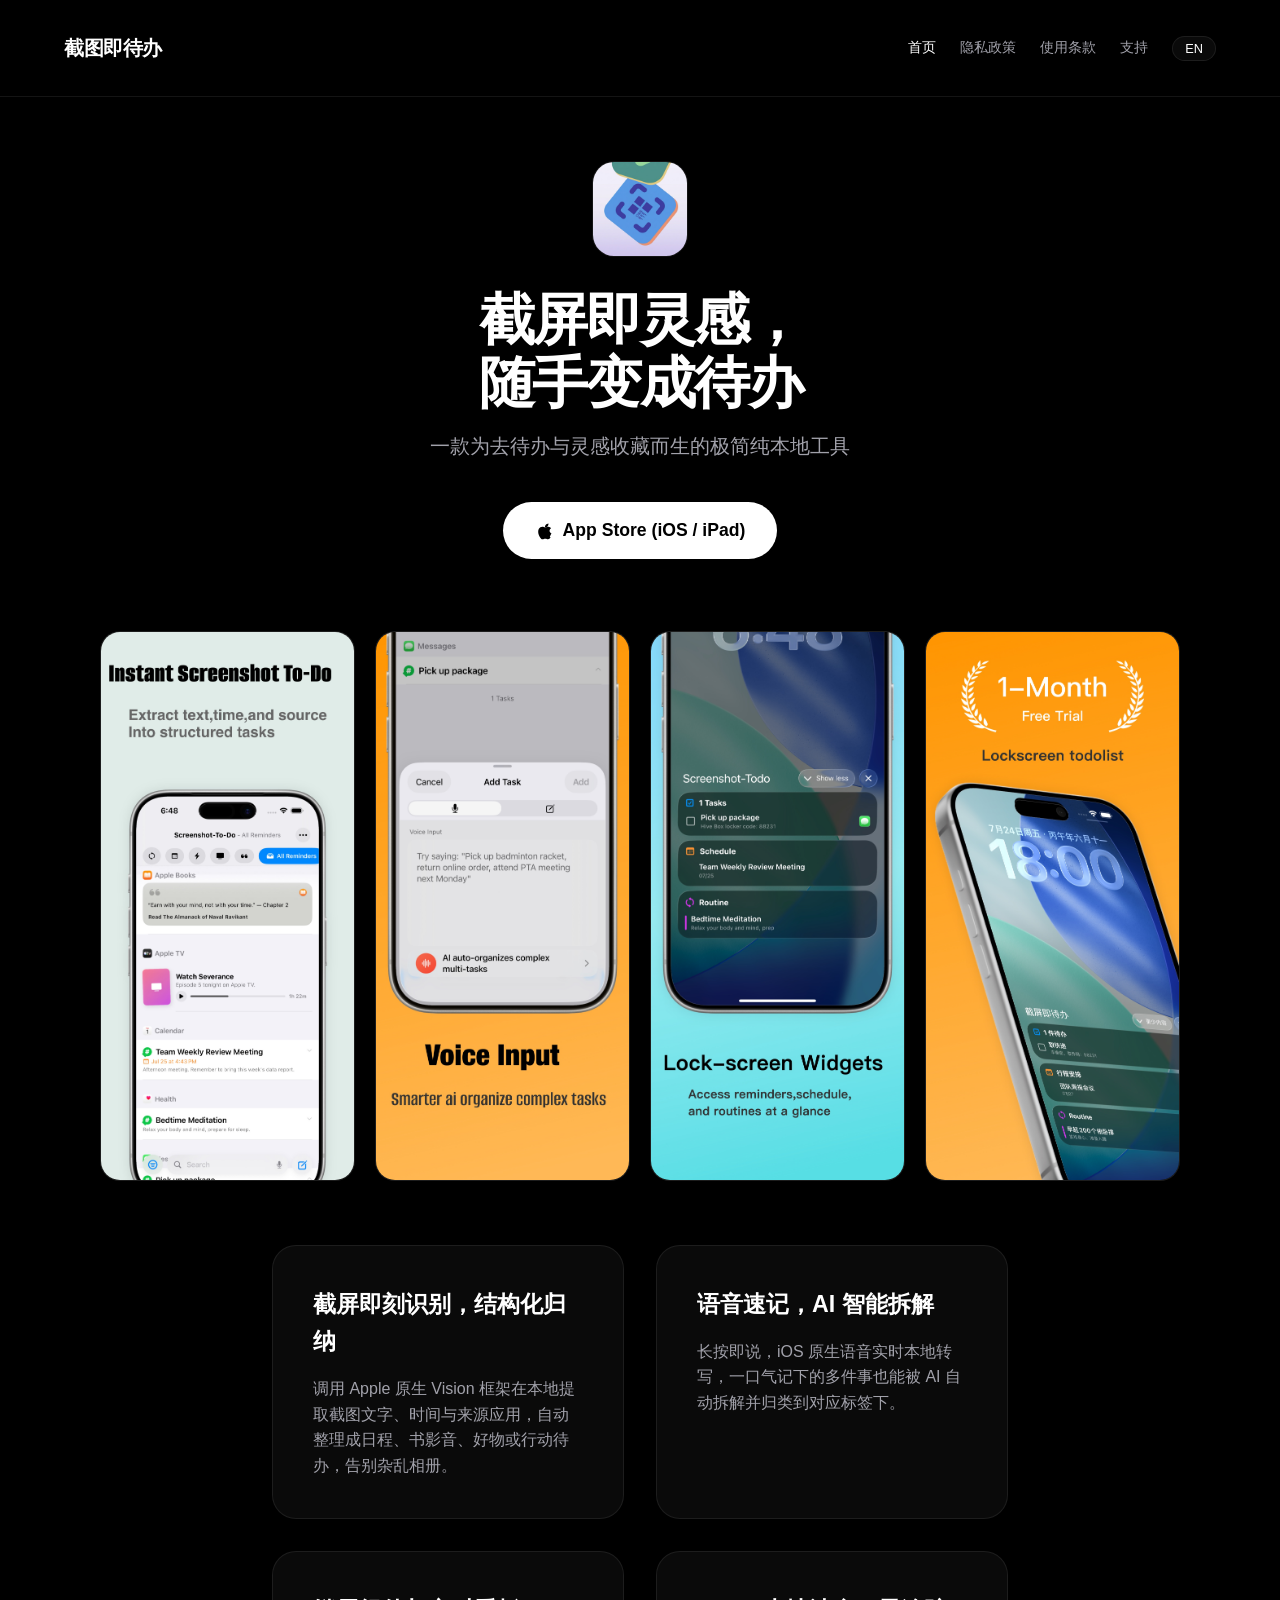
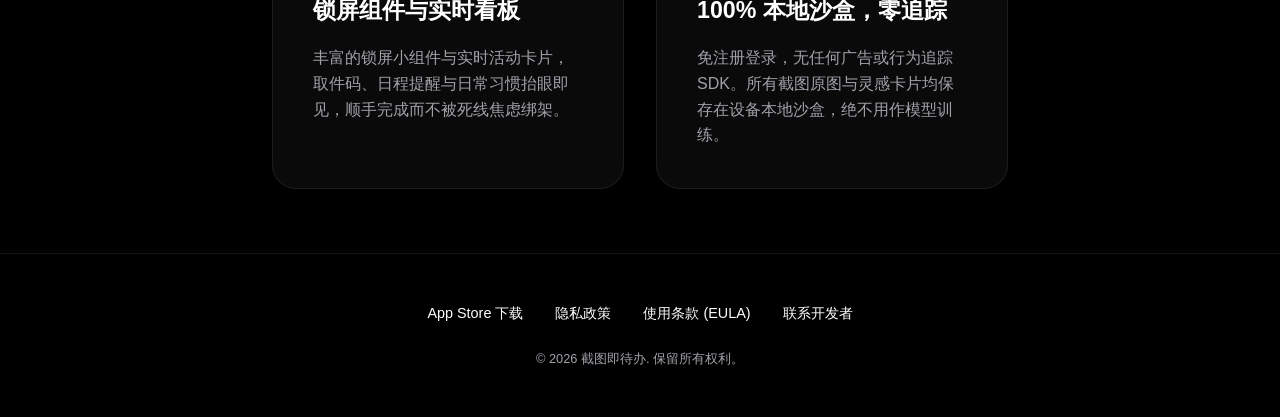
<file: support.html>
<!DOCTYPE html>
<html lang="zh-CN">
<head>
  <meta charset="UTF-8">
  <meta http-equiv="refresh" content="0; url=index.html">
  <title>截图即待办</title>
  <script>window.location.replace("index.html");</script>
</head>
<body style="background: #000; color: #fff; font-family: monospace; padding: 40px; text-align: center;">
  <p>正在跳转至主页与技术支持... <a href="index.html" style="color: #888;">点击此处</a></p>
</body>
</html>
</file>
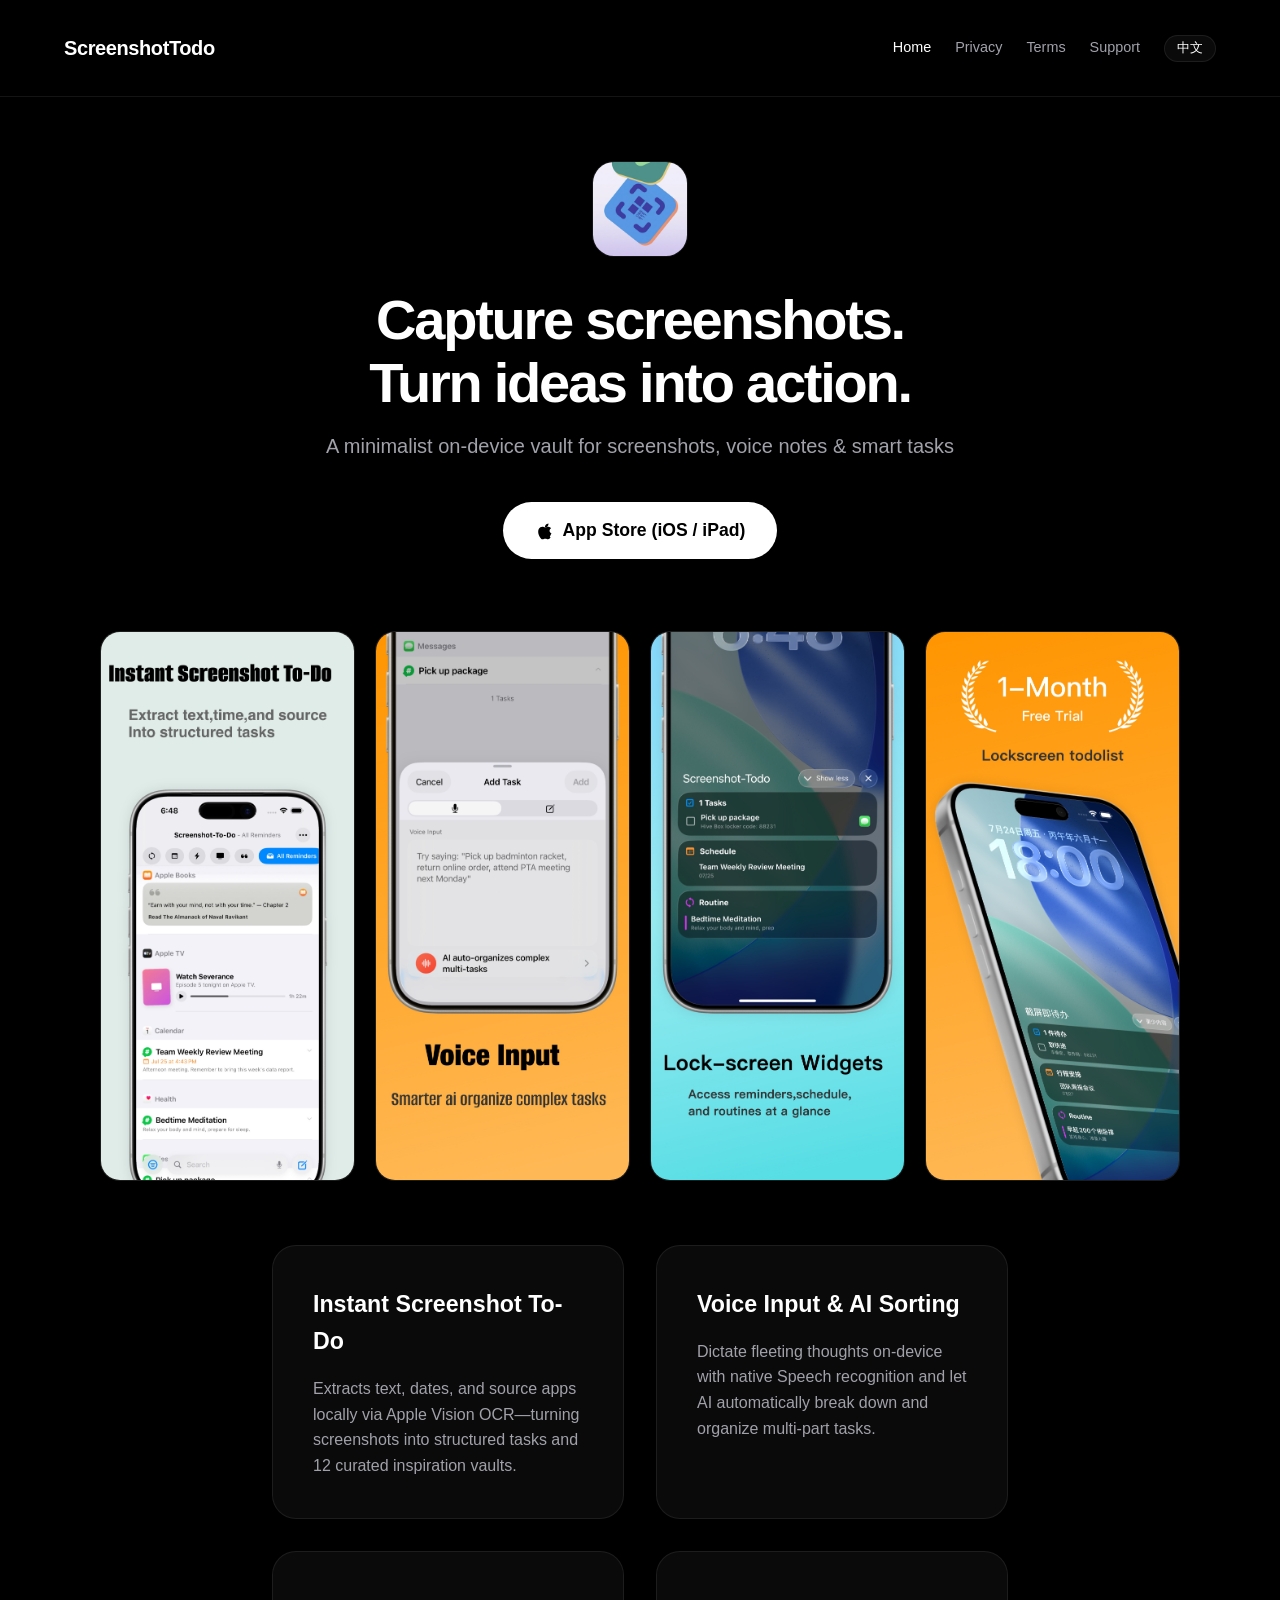
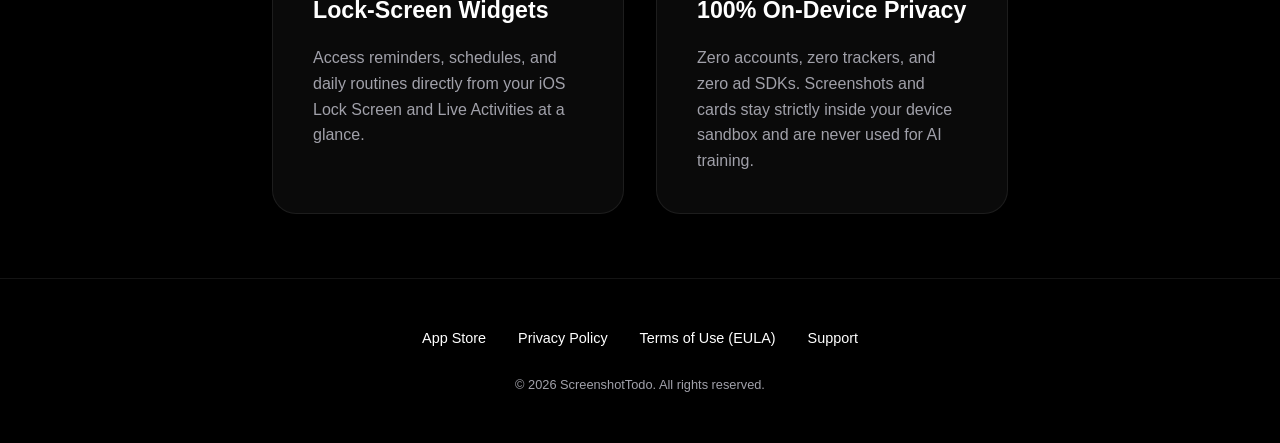
<file: support_en.html>
<!DOCTYPE html>
<html lang="en">
<head>
  <meta charset="UTF-8">
  <meta http-equiv="refresh" content="0; url=index_en.html">
  <title>ScreenshotTodo</title>
  <script>window.location.replace("index_en.html");</script>
</head>
<body style="background: #000; color: #fff; font-family: monospace; padding: 40px; text-align: center;">
  <p>Redirecting to Homepage and Support... <a href="index_en.html" style="color: #888;">Click here</a></p>
</body>
</html>
</file>
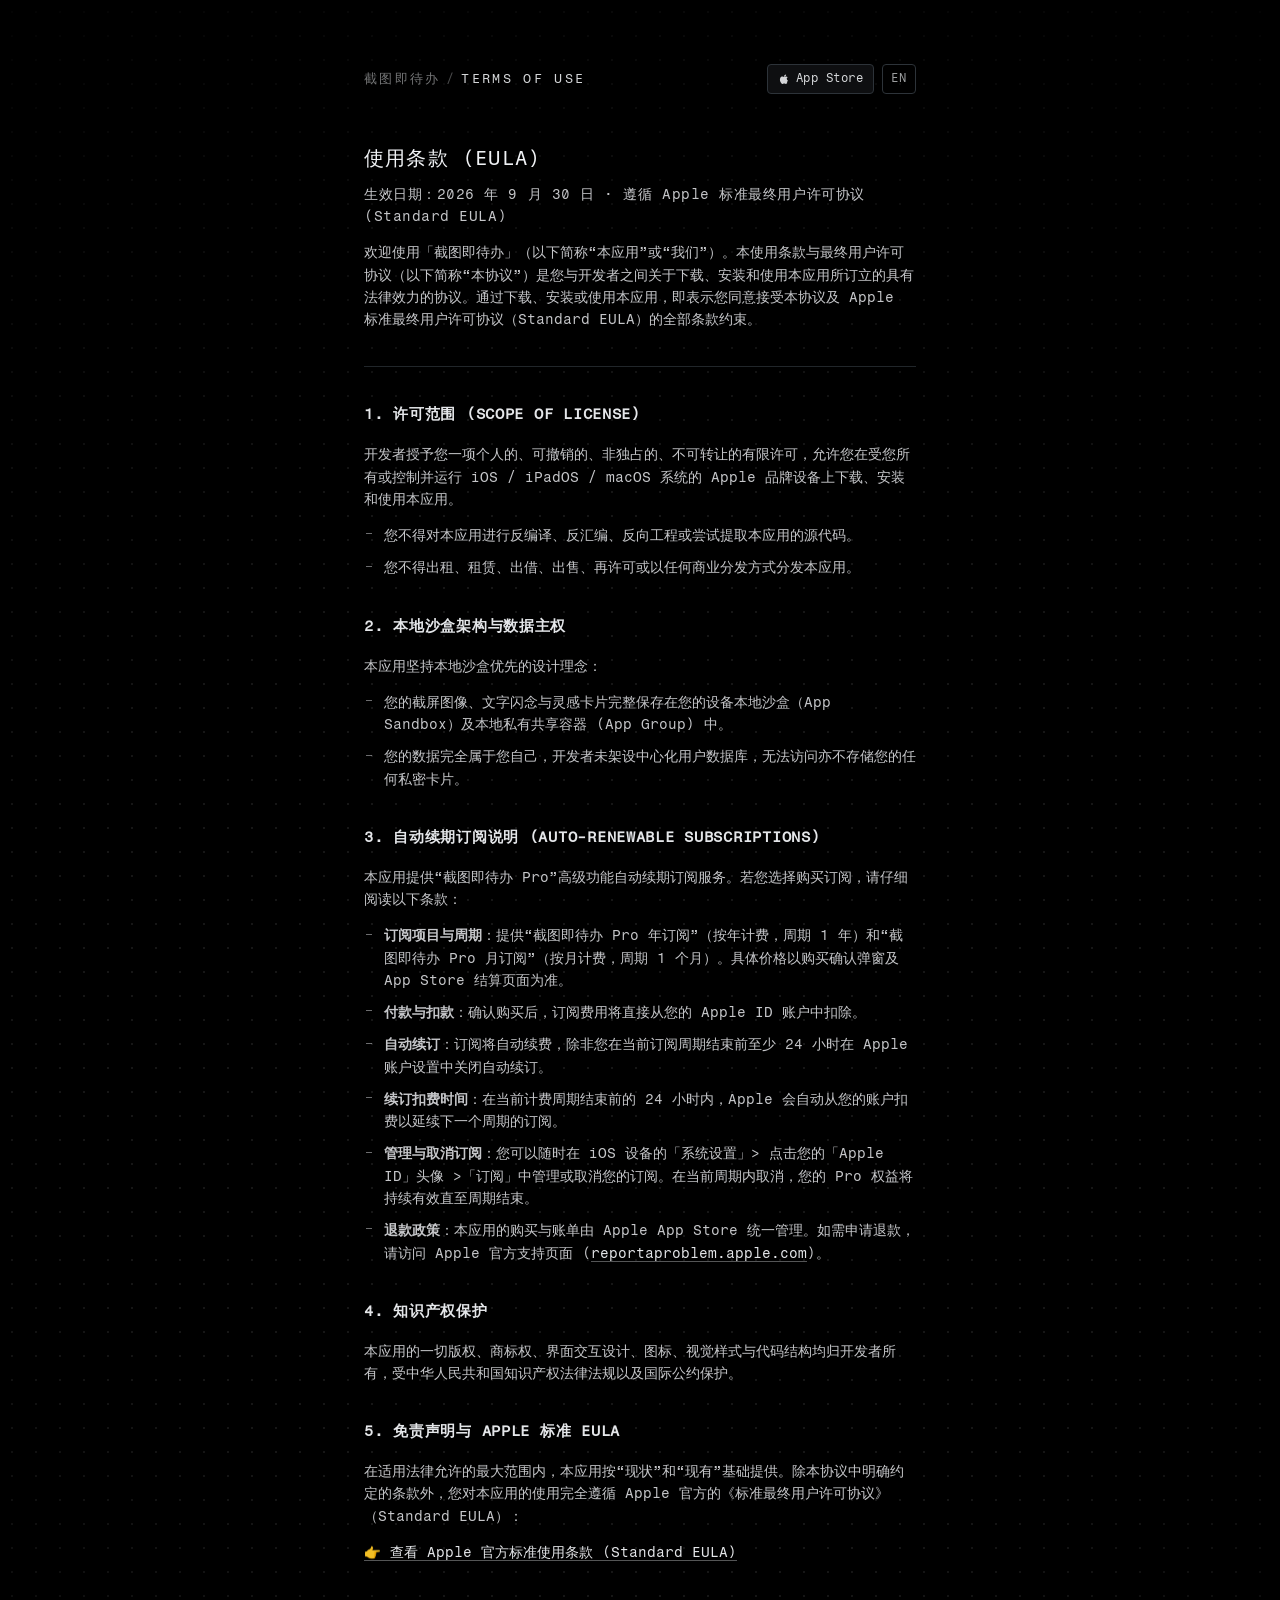
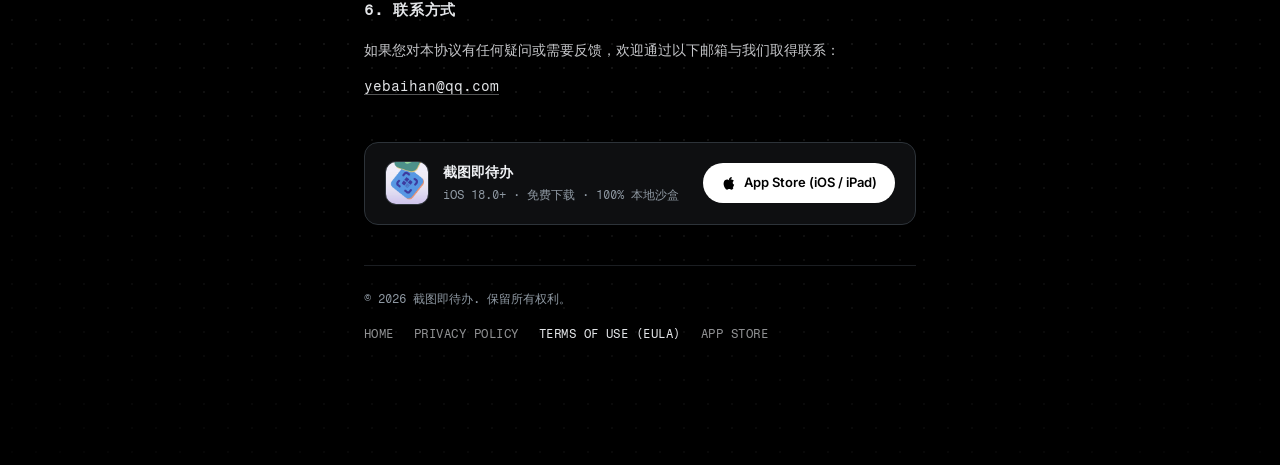
<file: terms.html>
<!DOCTYPE html>
<html lang="zh-CN">
<head>
  <meta charset="UTF-8">
  <meta name="viewport" content="width=device-width, initial-scale=1.0">
  <meta name="theme-color" content="#000000">
  <meta name="apple-itunes-app" content="app-id=6780206676">
  <title>使用条款 (EULA) — 截图即待办</title>
  <meta name="description" content="截图即待办官方使用条款与最终用户许可协议 (EULA)。了解关于许可范围、自动续期订阅、本地沙盒存储及 Apple 标准使用条款。">
  <link rel="icon" href="assets/app-icon.png">
  <link rel="stylesheet" href="pool.css">
</head>
<body>

<div class="dotted-bg">
  <div class="page">

    <!-- Header & Language Switch -->
    <div class="header-row">
      <p class="crumb"><a href="index.html">截图即待办</a><span class="sep">/</span>TERMS OF USE</p>
      <div class="header-actions">
        <a class="appstore-pill" href="https://apps.apple.com/app/id6780206676" target="_blank" rel="noopener noreferrer">
          <svg viewBox="0 0 24 24" fill="currentColor" aria-hidden="true">
            <path d="M18.71 19.5c-.83 1.24-1.71 2.45-3.05 2.47-1.34.03-1.77-.79-3.29-.79-1.53 0-2 .77-3.27.82-1.31.05-2.3-1.32-3.14-2.53C4.25 17 2.94 12.45 4.7 9.39c.87-1.52 2.43-2.48 4.12-2.51 1.28-.02 2.5.87 3.29.87.78 0 2.26-1.07 3.81-.91 1.65.17 2.75.92 3.4 1.84-2.73 1.5-2.22 5.09.43 6.13-.57 1.54-1.38 3.01-2.04 4.09z"/>
            <path d="M15.11 6.19C15.82 5.3 16.29 4.09 16.16 2.87c-1.12.05-2.43.76-3.17 1.63-.66.77-1.22 2.01-1.07 3.2 1.24.1 2.47-.63 3.19-1.51z"/>
          </svg>
          <span>App Store</span>
        </a>
        <div class="lang-switch">
          <a href="terms_en.html">EN</a>
        </div>
      </div>
    </div>

    <!-- Title & Effective Date -->
    <div class="section">
      <h1 class="page-title">使用条款 (EULA)</h1>
      <p class="note">生效日期：2026 年 9 月 30 日 · 遵循 Apple 标准最终用户许可协议 (Standard EULA)</p>
      <p>欢迎使用「截图即待办」（以下简称“本应用”或“我们”）。本使用条款与最终用户许可协议（以下简称“本协议”）是您与开发者之间关于下载、安装和使用本应用所订立的具有法律效力的协议。通过下载、安装或使用本应用，即表示您同意接受本协议及 Apple 标准最终用户许可协议（Standard EULA）的全部条款约束。</p>
    </div>

    <hr class="rule">

    <!-- Section 1 -->
    <div class="section">
      <h2>1. 许可范围 (Scope of License)</h2>
      <p>开发者授予您一项个人的、可撤销的、非独占的、不可转让的有限许可，允许您在受您所有或控制并运行 iOS / iPadOS / macOS 系统的 Apple 品牌设备上下载、安装和使用本应用。</p>
      <ul>
        <li>您不得对本应用进行反编译、反汇编、反向工程或尝试提取本应用的源代码。</li>
        <li>您不得出租、租赁、出借、出售、再许可或以任何商业分发方式分发本应用。</li>
      </ul>
    </div>

    <!-- Section 2 -->
    <div class="section">
      <h2>2. 本地沙盒架构与数据主权</h2>
      <p>本应用坚持本地沙盒优先的设计理念：</p>
      <ul>
        <li>您的截屏图像、文字闪念与灵感卡片完整保存在您的设备本地沙盒（App Sandbox）及本地私有共享容器 (App Group) 中。</li>
        <li>您的数据完全属于您自己，开发者未架设中心化用户数据库，无法访问亦不存储您的任何私密卡片。</li>
      </ul>
    </div>

    <!-- Section 3 -->
    <div class="section">
      <h2>3. 自动续期订阅说明 (Auto-Renewable Subscriptions)</h2>
      <p>本应用提供“截图即待办 Pro”高级功能自动续期订阅服务。若您选择购买订阅，请仔细阅读以下条款：</p>
      <ul>
        <li><b>订阅项目与周期</b>：提供“截图即待办 Pro 年订阅”（按年计费，周期 1 年）和“截图即待办 Pro 月订阅”（按月计费，周期 1 个月）。具体价格以购买确认弹窗及 App Store 结算页面为准。</li>
        <li><b>付款与扣款</b>：确认购买后，订阅费用将直接从您的 Apple ID 账户中扣除。</li>
        <li><b>自动续订</b>：订阅将自动续费，除非您在当前订阅周期结束前至少 24 小时在 Apple 账户设置中关闭自动续订。</li>
        <li><b>续订扣费时间</b>：在当前计费周期结束前的 24 小时内，Apple 会自动从您的账户扣费以延续下一个周期的订阅。</li>
        <li><b>管理与取消订阅</b>：您可以随时在 iOS 设备的「系统设置」> 点击您的「Apple ID」头像 >「订阅」中管理或取消您的订阅。在当前周期内取消，您的 Pro 权益将持续有效直至周期结束。</li>
        <li><b>退款政策</b>：本应用的购买与账单由 Apple App Store 统一管理。如需申请退款，请访问 Apple 官方支持页面 (<a href="https://reportaproblem.apple.com" target="_blank">reportaproblem.apple.com</a>)。</li>
      </ul>
    </div>

    <!-- Section 4 -->
    <div class="section">
      <h2>4. 知识产权保护</h2>
      <p>本应用的一切版权、商标权、界面交互设计、图标、视觉样式与代码结构均归开发者所有，受中华人民共和国知识产权法律法规以及国际公约保护。</p>
    </div>

    <!-- Section 5 -->
    <div class="section">
      <h2>5. 免责声明与 Apple 标准 EULA</h2>
      <p>在适用法律允许的最大范围内，本应用按“现状”和“现有”基础提供。除本协议中明确约定的条款外，您对本应用的使用完全遵循 Apple 官方的《标准最终用户许可协议》（Standard EULA）：</p>
      <p><a href="https://www.apple.com/legal/internet-services/itunes/dev/stdeula/" target="_blank">👉 查看 Apple 官方标准使用条款 (Standard EULA)</a></p>
    </div>

    <!-- Section 6 -->
    <div class="section">
      <h2>6. 联系方式</h2>
      <p>如果您对本协议有任何疑问或需要反馈，欢迎通过以下邮箱与我们取得联系：</p>
      <p><a href="mailto:yebaihan@qq.com">yebaihan@qq.com</a></p>
    </div>

    <!-- App Store Download Card -->
    <div class="cta-card">
      <div class="cta-meta">
        <img class="cta-icon" src="assets/app-icon.png" alt="截图即待办图标">
        <div>
          <p class="cta-title">截图即待办</p>
          <p class="cta-sub">iOS 18.0+ · 免费下载 · 100% 本地沙盒</p>
        </div>
      </div>
      <a class="pill-btn-primary" href="https://apps.apple.com/app/id6780206676" target="_blank" rel="noopener noreferrer">
        <svg width="16" height="16" viewBox="0 0 24 24" fill="currentColor" aria-hidden="true">
          <path d="M18.71 19.5c-.83 1.24-1.71 2.45-3.05 2.47-1.34.03-1.77-.79-3.29-.79-1.53 0-2 .77-3.27.82-1.31.05-2.3-1.32-3.14-2.53C4.25 17 2.94 12.45 4.7 9.39c.87-1.52 2.43-2.48 4.12-2.51 1.28-.02 2.5.87 3.29.87.78 0 2.26-1.07 3.81-.91 1.65.17 2.75.92 3.4 1.84-2.73 1.5-2.22 5.09.43 6.13-.57 1.54-1.38 3.01-2.04 4.09z"/>
          <path d="M15.11 6.19C15.82 5.3 16.29 4.09 16.16 2.87c-1.12.05-2.43.76-3.17 1.63-.66.77-1.22 2.01-1.07 3.2 1.24.1 2.47-.63 3.19-1.51z"/>
        </svg>
        <span>App Store (iOS / iPad)</span>
      </a>
    </div>

    <!-- Footer Nav -->
    <div class="footer-nav">
      <div class="footer-copy">© 2026 截图即待办. 保留所有权利。</div>
      <div class="footer-links">
        <a href="index.html">HOME</a>
        <a href="privacy.html">PRIVACY POLICY</a>
        <a href="terms.html" aria-current="page">TERMS OF USE (EULA)</a>
        <a href="https://apps.apple.com/app/id6780206676" target="_blank" rel="noopener noreferrer">APP STORE</a>
      </div>
    </div>

  </div>
</div>

</body>
</html>
</file>
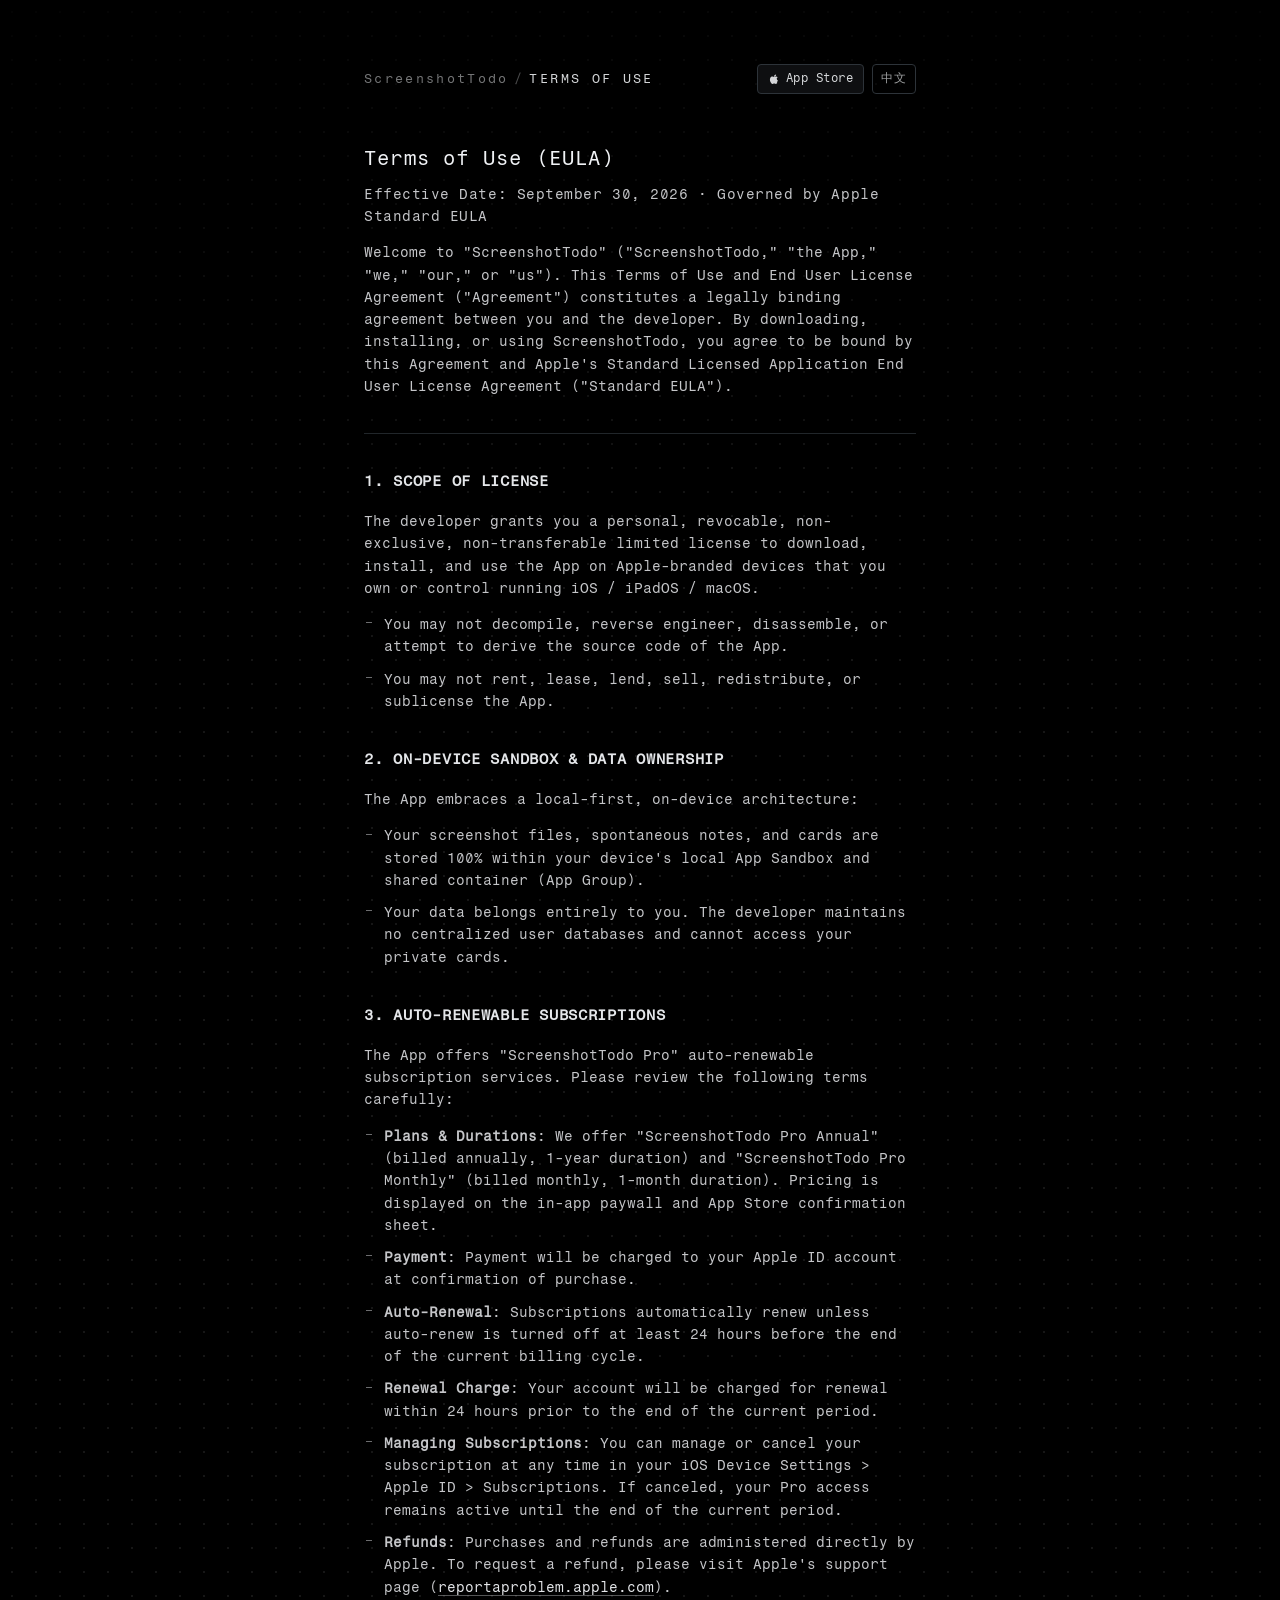
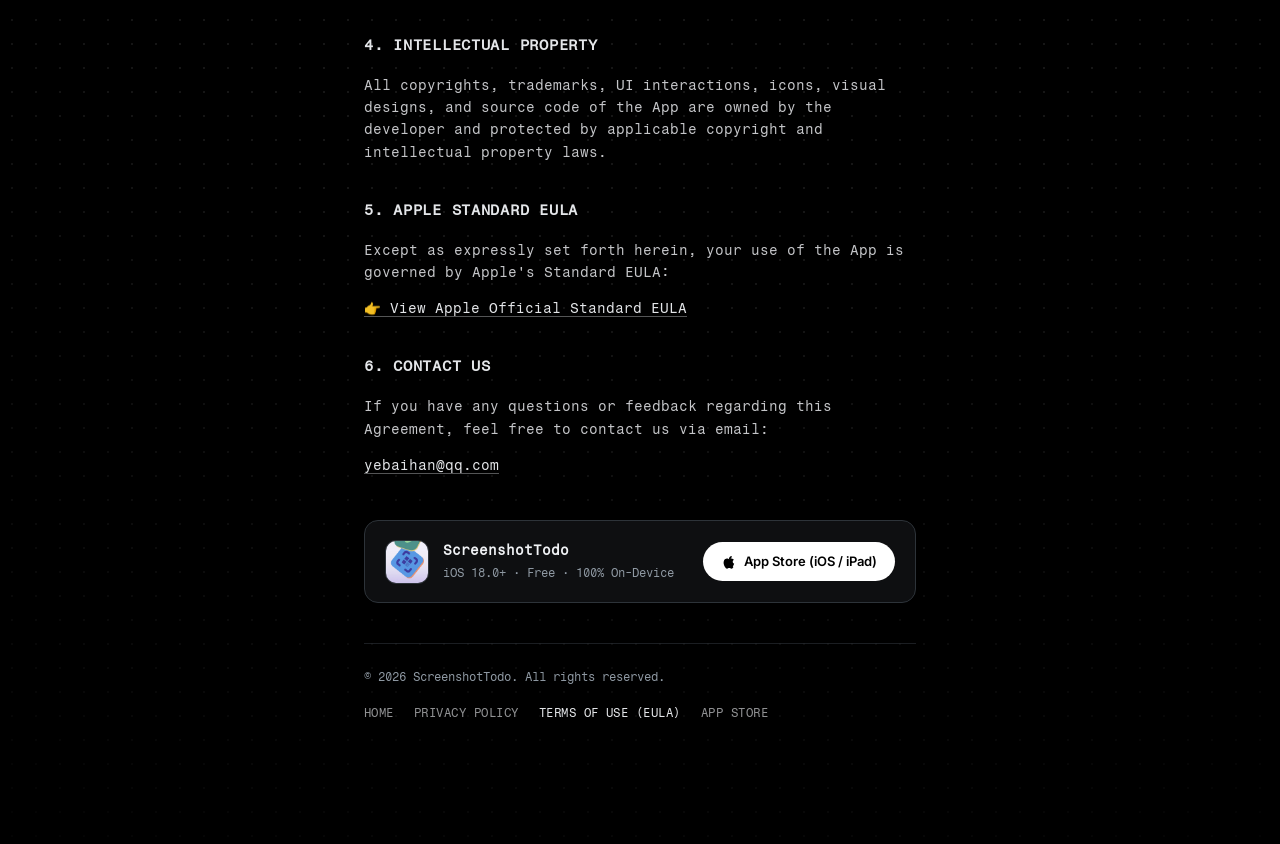
<file: terms_en.html>
<!DOCTYPE html>
<html lang="en">
<head>
  <meta charset="UTF-8">
  <meta name="viewport" content="width=device-width, initial-scale=1.0">
  <meta name="theme-color" content="#000000">
  <meta name="apple-itunes-app" content="app-id=6780206676">
  <title>Terms of Use (EULA) — ScreenshotTodo</title>
  <meta name="description" content="ScreenshotTodo Official Terms of Use and End User License Agreement (EULA). Details on auto-renewable subscriptions, license scope, and Apple Standard EULA.">
  <link rel="icon" href="assets/app-icon.png">
  <link rel="stylesheet" href="pool.css">
</head>
<body>

<div class="dotted-bg">
  <div class="page">

    <!-- Header & Language Switch -->
    <div class="header-row">
      <p class="crumb"><a href="index_en.html">ScreenshotTodo</a><span class="sep">/</span>TERMS OF USE</p>
      <div class="header-actions">
        <a class="appstore-pill" href="https://apps.apple.com/app/id6780206676" target="_blank" rel="noopener noreferrer">
          <svg viewBox="0 0 24 24" fill="currentColor" aria-hidden="true">
            <path d="M18.71 19.5c-.83 1.24-1.71 2.45-3.05 2.47-1.34.03-1.77-.79-3.29-.79-1.53 0-2 .77-3.27.82-1.31.05-2.3-1.32-3.14-2.53C4.25 17 2.94 12.45 4.7 9.39c.87-1.52 2.43-2.48 4.12-2.51 1.28-.02 2.5.87 3.29.87.78 0 2.26-1.07 3.81-.91 1.65.17 2.75.92 3.4 1.84-2.73 1.5-2.22 5.09.43 6.13-.57 1.54-1.38 3.01-2.04 4.09z"/>
            <path d="M15.11 6.19C15.82 5.3 16.29 4.09 16.16 2.87c-1.12.05-2.43.76-3.17 1.63-.66.77-1.22 2.01-1.07 3.2 1.24.1 2.47-.63 3.19-1.51z"/>
          </svg>
          <span>App Store</span>
        </a>
        <div class="lang-switch">
          <a href="terms.html">中文</a>
        </div>
      </div>
    </div>

    <!-- Title & Effective Date -->
    <div class="section">
      <h1 class="page-title">Terms of Use (EULA)</h1>
      <p class="note">Effective Date: September 30, 2026 · Governed by Apple Standard EULA</p>
      <p>Welcome to "ScreenshotTodo" ("ScreenshotTodo," "the App," "we," "our," or "us"). This Terms of Use and End User License Agreement ("Agreement") constitutes a legally binding agreement between you and the developer. By downloading, installing, or using ScreenshotTodo, you agree to be bound by this Agreement and Apple's Standard Licensed Application End User License Agreement ("Standard EULA").</p>
    </div>

    <hr class="rule">

    <!-- Section 1 -->
    <div class="section">
      <h2>1. Scope of License</h2>
      <p>The developer grants you a personal, revocable, non-exclusive, non-transferable limited license to download, install, and use the App on Apple-branded devices that you own or control running iOS / iPadOS / macOS.</p>
      <ul>
        <li>You may not decompile, reverse engineer, disassemble, or attempt to derive the source code of the App.</li>
        <li>You may not rent, lease, lend, sell, redistribute, or sublicense the App.</li>
      </ul>
    </div>

    <!-- Section 2 -->
    <div class="section">
      <h2>2. On-Device Sandbox &amp; Data Ownership</h2>
      <p>The App embraces a local-first, on-device architecture:</p>
      <ul>
        <li>Your screenshot files, spontaneous notes, and cards are stored 100% within your device's local App Sandbox and shared container (App Group).</li>
        <li>Your data belongs entirely to you. The developer maintains no centralized user databases and cannot access your private cards.</li>
      </ul>
    </div>

    <!-- Section 3 -->
    <div class="section">
      <h2>3. Auto-Renewable Subscriptions</h2>
      <p>The App offers "ScreenshotTodo Pro" auto-renewable subscription services. Please review the following terms carefully:</p>
      <ul>
        <li><b>Plans &amp; Durations</b>: We offer "ScreenshotTodo Pro Annual" (billed annually, 1-year duration) and "ScreenshotTodo Pro Monthly" (billed monthly, 1-month duration). Pricing is displayed on the in-app paywall and App Store confirmation sheet.</li>
        <li><b>Payment</b>: Payment will be charged to your Apple ID account at confirmation of purchase.</li>
        <li><b>Auto-Renewal</b>: Subscriptions automatically renew unless auto-renew is turned off at least 24 hours before the end of the current billing cycle.</li>
        <li><b>Renewal Charge</b>: Your account will be charged for renewal within 24 hours prior to the end of the current period.</li>
        <li><b>Managing Subscriptions</b>: You can manage or cancel your subscription at any time in your iOS Device Settings &gt; Apple ID &gt; Subscriptions. If canceled, your Pro access remains active until the end of the current period.</li>
        <li><b>Refunds</b>: Purchases and refunds are administered directly by Apple. To request a refund, please visit Apple's support page (<a href="https://reportaproblem.apple.com" target="_blank">reportaproblem.apple.com</a>).</li>
      </ul>
    </div>

    <!-- Section 4 -->
    <div class="section">
      <h2>4. Intellectual Property</h2>
      <p>All copyrights, trademarks, UI interactions, icons, visual designs, and source code of the App are owned by the developer and protected by applicable copyright and intellectual property laws.</p>
    </div>

    <!-- Section 5 -->
    <div class="section">
      <h2>5. Apple Standard EULA</h2>
      <p>Except as expressly set forth herein, your use of the App is governed by Apple's Standard EULA:</p>
      <p><a href="https://www.apple.com/legal/internet-services/itunes/dev/stdeula/" target="_blank">👉 View Apple Official Standard EULA</a></p>
    </div>

    <!-- Section 6 -->
    <div class="section">
      <h2>6. Contact Us</h2>
      <p>If you have any questions or feedback regarding this Agreement, feel free to contact us via email:</p>
      <p><a href="mailto:yebaihan@qq.com">yebaihan@qq.com</a></p>
    </div>

    <!-- App Store Download Card -->
    <div class="cta-card">
      <div class="cta-meta">
        <img class="cta-icon" src="assets/app-icon.png" alt="ScreenshotTodo app icon">
        <div>
          <p class="cta-title">ScreenshotTodo</p>
          <p class="cta-sub">iOS 18.0+ · Free · 100% On-Device</p>
        </div>
      </div>
      <a class="pill-btn-primary" href="https://apps.apple.com/app/id6780206676" target="_blank" rel="noopener noreferrer">
        <svg width="16" height="16" viewBox="0 0 24 24" fill="currentColor" aria-hidden="true">
          <path d="M18.71 19.5c-.83 1.24-1.71 2.45-3.05 2.47-1.34.03-1.77-.79-3.29-.79-1.53 0-2 .77-3.27.82-1.31.05-2.3-1.32-3.14-2.53C4.25 17 2.94 12.45 4.7 9.39c.87-1.52 2.43-2.48 4.12-2.51 1.28-.02 2.5.87 3.29.87.78 0 2.26-1.07 3.81-.91 1.65.17 2.75.92 3.4 1.84-2.73 1.5-2.22 5.09.43 6.13-.57 1.54-1.38 3.01-2.04 4.09z"/>
          <path d="M15.11 6.19C15.82 5.3 16.29 4.09 16.16 2.87c-1.12.05-2.43.76-3.17 1.63-.66.77-1.22 2.01-1.07 3.2 1.24.1 2.47-.63 3.19-1.51z"/>
        </svg>
        <span>App Store (iOS / iPad)</span>
      </a>
    </div>

    <!-- Footer Nav -->
    <div class="footer-nav">
      <div class="footer-copy">© 2026 ScreenshotTodo. All rights reserved.</div>
      <div class="footer-links">
        <a href="index_en.html">HOME</a>
        <a href="privacy_en.html">PRIVACY POLICY</a>
        <a href="terms_en.html" aria-current="page">TERMS OF USE (EULA)</a>
        <a href="https://apps.apple.com/app/id6780206676" target="_blank" rel="noopener noreferrer">APP STORE</a>
      </div>
    </div>

  </div>
</div>

</body>
</html>
</file>
<file: home.css>
/* ScreenshotTodo（截图即待办） — Minimalist Dark Homepage (gap-diary-site style) */

:root {
    --bg-color: #000000;
    --text-primary: #ffffff;
    --text-secondary: #a1a1aa;
    --card-bg: rgba(255, 255, 255, 0.04);
    --card-border: rgba(255, 255, 255, 0.08);
    --card-hover: rgba(255, 255, 255, 0.08);
}

* {
    box-sizing: border-box;
    margin: 0;
    padding: 0;
}

html, body {
    overflow-x: clip;
}

body {
    background-color: var(--bg-color);
    color: var(--text-primary);
    font-family: "SF Pro Display", -apple-system, BlinkMacSystemFont, "Inter", "PingFang SC", "Helvetica Neue", Helvetica, Arial, sans-serif;
    line-height: 1.6;
    -webkit-font-smoothing: antialiased;
    -moz-osx-font-smoothing: grayscale;
    min-height: 100vh;
    display: flex;
    flex-direction: column;
}

a {
    color: var(--text-primary);
    text-decoration: none;
    transition: opacity 0.2s ease;
}

a:hover {
    opacity: 0.7;
}

/* Header & Nav */
header {
    padding: 2rem 5%;
    display: flex;
    justify-content: space-between;
    align-items: center;
    background: rgba(0, 0, 0, 0.75);
    backdrop-filter: blur(10px);
    -webkit-backdrop-filter: blur(10px);
    border-bottom: 1px solid var(--card-border);
    position: sticky;
    top: 0;
    z-index: 100;
}

.logo {
    font-size: 1.25rem;
    font-weight: 600;
    letter-spacing: -0.02em;
    white-space: nowrap;
}

.logo:hover {
    opacity: 0.85;
}

nav {
    display: flex;
    gap: 1.5rem;
    align-items: center;
}

.nav-link {
    color: var(--text-secondary);
    font-size: 0.9rem;
    white-space: nowrap;
}

.nav-link:hover, .nav-link.active {
    color: var(--text-primary);
    opacity: 1;
}

.lang-toggle {
    background: var(--card-bg);
    border: 1px solid var(--card-border);
    color: var(--text-primary);
    padding: 0.25rem 0.75rem;
    border-radius: 999px;
    font-size: 0.8rem;
    font-family: inherit;
    white-space: nowrap;
    cursor: pointer;
    transition: all 0.2s;
}

.lang-toggle:hover {
    background: var(--card-hover);
}

/* Main Content */
main {
    flex: 1;
    max-width: 800px;
    min-width: 0;
    margin: 0 auto;
    padding: 4rem 2rem;
    width: 100%;
}

.hero {
    text-align: center;
    margin-bottom: 4.5rem;
    animation: fadeIn 1s ease-out;
}

.app-icon {
    display: block;
    width: 96px;
    height: 96px;
    border-radius: 22px;
    margin: 0 auto 2rem;
    border: 1px solid var(--card-border);
    box-shadow: 0 20px 40px rgba(0, 0, 0, 0.5);
}

h1 {
    font-size: 3.5rem;
    font-weight: 700;
    letter-spacing: -0.04em;
    margin-bottom: 1rem;
    line-height: 1.12;
}

.subtitle {
    font-size: 1.25rem;
    color: var(--text-secondary);
    margin-bottom: 2.5rem;
    font-weight: 400;
}

.download-container {
    display: flex;
    justify-content: center;
    flex-wrap: wrap;
    gap: 1rem;
    margin-top: 1rem;
}

.download-btn {
    display: inline-flex;
    align-items: center;
    gap: 0.5rem;
    background-color: var(--text-primary);
    color: var(--bg-color);
    padding: 0.875rem 2rem;
    border-radius: 999px;
    font-weight: 600;
    font-size: 1.1rem;
    transition: transform 0.2s ease, box-shadow 0.2s ease;
}

.download-btn:hover {
    transform: translateY(-2px);
    box-shadow: 0 10px 20px rgba(255, 255, 255, 0.1);
    opacity: 1;
}

/* Showcase — 4 App Store promotional screenshots */
.showcase {
    width: min(1080px, 92vw);
    margin-left: 50%;
    transform: translateX(-50%);
}

.showcase-grid {
    display: grid;
    grid-template-columns: repeat(4, 1fr);
    gap: 1.25rem;
}

.showcase-item {
    margin: 0;
    border-radius: 20px;
    overflow: hidden;
    background: var(--card-bg);
    border: 1px solid var(--card-border);
    transition: transform 0.25s ease, border-color 0.25s ease;
}

.showcase-item:hover {
    transform: translateY(-4px);
    border-color: rgba(255, 255, 255, 0.2);
}

.showcase-item img {
    display: block;
    width: 100%;
    height: auto;
    aspect-ratio: 9 / 19.5;
    object-fit: cover;
}

/* Features Grid */
.features {
    display: grid;
    grid-template-columns: repeat(auto-fit, minmax(300px, 1fr));
    gap: 2rem;
    margin-top: 4rem;
}

.feature-card {
    background: var(--card-bg);
    border: 1px solid var(--card-border);
    padding: 2.5rem;
    border-radius: 24px;
    transition: transform 0.3s ease, background 0.3s ease;
}

.feature-card:hover {
    transform: translateY(-5px);
    background: var(--card-hover);
}

.feature-card h3 {
    font-size: 1.45rem;
    margin-bottom: 1rem;
    font-weight: 600;
}

.feature-card p {
    color: var(--text-secondary);
}

/* Footer */
footer {
    padding: 3rem 5%;
    text-align: center;
    border-top: 1px solid var(--card-border);
    margin-top: auto;
}

.footer-links {
    display: flex;
    justify-content: center;
    flex-wrap: wrap;
    gap: 2rem;
    margin-bottom: 1.5rem;
    font-size: 0.9rem;
}

.copyright {
    color: var(--text-secondary);
    font-size: 0.8rem;
}

/* Animations */
@keyframes fadeIn {
    from { opacity: 0; transform: translateY(20px); }
    to { opacity: 1; transform: translateY(0); }
}

/* Utility classes for language switching */
.lang-en { display: none; }
.show-en .lang-en { display: inline; }
.show-en .lang-zh { display: none; }

@media (max-width: 768px) {
    header {
        padding: 1rem 1.25rem;
        gap: 0.75rem;
    }
    .logo { font-size: 1rem; }
    nav { gap: 0.7rem; }
    .nav-home { display: none; }
    .nav-link { font-size: 0.8rem; }
    .lang-toggle { font-size: 0.72rem; padding: 0.2rem 0.55rem; }
    h1 { font-size: 2.3rem; }
    .subtitle { font-size: 1.05rem; }
    .hero { margin-bottom: 3rem; }
    .features { grid-template-columns: 1fr; }
    main { padding: 2.5rem 1.25rem; }
    .showcase {
        width: calc(100% + 2.5rem);
        max-width: 100vw;
        margin-left: -1.25rem;
        transform: none;
        padding: 0 1.25rem;
        overflow-x: auto;
        -webkit-overflow-scrolling: touch;
        scrollbar-width: none;
    }
    .showcase::-webkit-scrollbar {
        display: none;
    }
    .showcase-grid {
        display: flex;
        gap: 1rem;
        scroll-snap-type: x mandatory;
        width: max-content;
    }
    .showcase-item {
        flex: 0 0 62vw;
        max-width: 240px;
        scroll-snap-align: center;
    }
    .footer-links {
        gap: 1rem 1.25rem;
        font-size: 0.85rem;
    }
}
</file>
<file: pool.css>
/* ScreenshotTodo（截图即待办） — Pool-Inspired Visual Design Language
   Pure-black canvas, subtle dot matrix grid, monospace typography, restrained elegance */

@import url('https://fonts.googleapis.com/css2?family=Fragment+Mono:ital@0;1&family=Inter:wght@400;500;600&display=swap');

:root {
  --page-black: 0 0% 0%;
  --foreground: 210 20% 95%;
  --muted: 210 10% 60%;
  --border: 210 11% 20%;
  --surface: 210 11% 6%;
  --callout-bg: 210 12% 8%;
  --radius: 6px;
}

*, *::before, *::after {
  box-sizing: border-box;
}

html, body {
  margin: 0;
  padding: 0;
  min-height: 100vh;
}

body {
  background-color: hsl(var(--page-black));
  color: hsl(var(--foreground));
  font-family: "Fragment Mono", ui-monospace, SFMono-Regular, Monaco, Consolas, "Liberation Mono", "Courier New", monospace;
  font-size: 14px;
  line-height: 1.65;
  -webkit-font-smoothing: antialiased;
  text-rendering: optimizeLegibility;
}

/* ---------- Canvas & Background Grid ---------- */

.dotted-bg {
  position: relative;
  min-height: 100vh;
  background-color: hsl(var(--page-black));
  background-image:
    radial-gradient(circle at center, rgba(0, 0, 0, 0) 45%, rgba(0, 0, 0, .85)),
    radial-gradient(circle, rgba(255, 255, 255, .085) 1px, transparent 1.3px);
  background-repeat: no-repeat, repeat;
  background-size: 100% 100%, 24px 24px;
}

/* ---------- Page Container ---------- */

.page {
  max-width: 600px;
  margin: 0 auto;
  padding: 64px 24px 120px;
}

/* ---------- Header & Breadcrumb ---------- */

.header-row {
  display: flex;
  justify-content: space-between;
  align-items: center;
  margin-bottom: 48px;
}

.crumb {
  margin: 0;
  font-size: 13px;
  font-weight: 400;
  letter-spacing: .18em;
  color: hsl(var(--foreground) / .88);
}

.crumb a {
  color: inherit;
  text-decoration: none;
  opacity: .55;
  transition: opacity .2s ease;
}

.crumb a:hover {
  opacity: 1;
}

.crumb .sep {
  opacity: .35;
  padding: 0 .4em;
}

.header-actions {
  display: flex;
  align-items: center;
  gap: 8px;
}

.appstore-pill {
  display: inline-flex;
  align-items: center;
  gap: 6px;
  font-size: 12px;
  letter-spacing: .04em;
  color: hsl(var(--foreground) / .88);
  text-decoration: none;
  padding: 4px 10px;
  background: hsl(var(--surface));
  border: 1px solid hsl(var(--border));
  border-radius: 4px;
  transition: all .2s ease;
}

.appstore-pill:hover {
  color: hsl(var(--foreground));
  border-color: hsl(var(--foreground) / .45);
  background: hsl(var(--callout-bg));
}

.appstore-pill svg {
  width: 12px;
  height: 12px;
  flex-shrink: 0;
}

.lang-switch a {
  display: inline-flex;
  align-items: center;
  font-size: 12px;
  letter-spacing: .08em;
  color: hsl(var(--foreground) / .65);
  text-decoration: none;
  padding: 4px 8px;
  border: 1px solid hsl(var(--border));
  border-radius: 4px;
  transition: all .2s ease;
}

.lang-switch a:hover {
  color: hsl(var(--foreground));
  border-color: hsl(var(--foreground) / .4);
}

/* ---------- Section Typography ---------- */

.section {
  margin-bottom: 36px;
}

.page-title {
  margin: 0 0 8px;
  font-size: 20px;
  font-weight: 500;
  letter-spacing: .06em;
  color: hsl(var(--foreground));
}

.note {
  margin: 0 0 24px;
  font-size: 12.5px;
  color: hsl(var(--muted));
  letter-spacing: .04em;
}

.section h2 {
  margin: 0 0 16px;
  font-size: 14.5px;
  font-weight: 600;
  letter-spacing: .05em;
  color: hsl(var(--foreground) / .95);
  text-transform: uppercase;
}

.section h3 {
  margin: 20px 0 10px;
  font-size: 13.5px;
  font-weight: 500;
  color: hsl(var(--foreground) / .9);
}

.section p {
  margin: 0 0 14px;
  font-size: 13.5px;
  color: hsl(var(--foreground) / .82);
}

.section p:last-child {
  margin-bottom: 0;
}

.section ul {
  margin: 0 0 16px;
  padding: 0;
  list-style: none;
}

.section li {
  position: relative;
  margin-bottom: 10px;
  padding-left: 20px;
  font-size: 13.5px;
  color: hsl(var(--foreground) / .82);
}

.section li::before {
  content: "";
  position: absolute;
  left: 2px;
  top: .68em;
  width: 6px;
  height: 1px;
  background: hsl(var(--foreground) / .45);
}

.section code {
  padding: 1px 5px;
  border: 1px solid hsl(var(--border));
  border-radius: 4px;
  font-family: inherit;
  font-size: 12px;
  color: hsl(var(--foreground) / .95);
  background: hsl(var(--surface));
}

.section a {
  color: hsl(var(--foreground) / .95);
  text-decoration: underline;
  text-underline-offset: 3px;
  text-decoration-thickness: 1px;
  text-decoration-color: hsl(var(--foreground) / .35);
  transition: text-decoration-color .2s ease;
}

.section a:hover {
  text-decoration-color: hsl(var(--foreground));
}

.rule {
  height: 1px;
  margin: 36px 0;
  border: 0;
  background: hsl(var(--border) / .75);
}

/* ---------- Callout Box (Pool-Style) ---------- */

.callout-box {
  margin: 20px 0;
  padding: 16px 18px;
  background: hsl(var(--callout-bg));
  border: 1px solid hsl(var(--border));
  border-left: 3px solid hsl(var(--foreground) / .7);
  border-radius: var(--radius);
}

.callout-box h4 {
  margin: 0 0 8px;
  font-size: 13.5px;
  font-weight: 600;
  letter-spacing: .04em;
  color: hsl(var(--foreground));
}

.callout-box p {
  margin: 0;
  font-size: 13px;
  color: hsl(var(--foreground) / .8);
  line-height: 1.6;
}

/* ---------- App Store CTA Card (Legal Subpages) ---------- */

.cta-card {
  margin: 44px 0 0;
  padding: 18px 20px;
  background: hsl(var(--surface));
  border: 1px solid hsl(var(--border));
  border-radius: 14px;
  display: flex;
  align-items: center;
  justify-content: space-between;
  gap: 16px;
  flex-wrap: wrap;
}

.cta-meta {
  display: flex;
  align-items: center;
  gap: 14px;
}

.cta-icon {
  width: 44px;
  height: 44px;
  border-radius: 11px;
  border: 1px solid hsl(var(--border));
  display: block;
  flex-shrink: 0;
}

.cta-title {
  margin: 0;
  font-size: 14px;
  font-weight: 600;
  color: hsl(var(--foreground));
}

.cta-sub {
  margin: 2px 0 0;
  font-size: 12px;
  color: hsl(var(--muted));
}

.pill-btn-primary {
  display: inline-flex;
  align-items: center;
  justify-content: center;
  gap: 7px;
  padding: 9px 18px;
  border-radius: 9999px;
  background: #ffffff;
  color: #000000;
  font-family: "Inter", -apple-system, BlinkMacSystemFont, "SF Pro Display", "PingFang SC", sans-serif;
  font-size: 13px;
  font-weight: 600;
  text-decoration: none;
  white-space: nowrap;
  transition: transform .15s ease, opacity .15s ease;
}

.pill-btn-primary:hover {
  opacity: .9;
  transform: translateY(-1px);
}

/* ---------- Footer Navigation ---------- */

.footer-nav {
  margin-top: 40px;
  padding-top: 24px;
  border-top: 1px solid hsl(var(--border) / .6);
  display: flex;
  justify-content: space-between;
  align-items: center;
  flex-wrap: wrap;
  gap: 16px;
}

.footer-copy {
  font-size: 12px;
  color: hsl(var(--muted));
}

.footer-links {
  display: flex;
  flex-wrap: wrap;
  gap: 16px 20px;
}

.footer-links a {
  font-size: 12px;
  letter-spacing: .04em;
  color: hsl(var(--foreground) / .6);
  text-decoration: none;
  transition: color .2s ease;
}

.footer-links a:hover,
.footer-links a[aria-current="page"] {
  color: hsl(var(--foreground) / .95);
}

/* ---------- Responsive ---------- */

@media (max-width: 600px) {
  .page {
    padding: 40px 20px 80px;
  }
  .header-row {
    margin-bottom: 32px;
    gap: 12px;
  }
  .crumb {
    font-size: 12px;
    letter-spacing: .12em;
  }
  .cta-card {
    flex-direction: column;
    align-items: stretch;
  }
  .pill-btn-primary {
    width: 100%;
  }
  .footer-nav {
    flex-direction: column;
    align-items: flex-start;
  }
}
</file>
